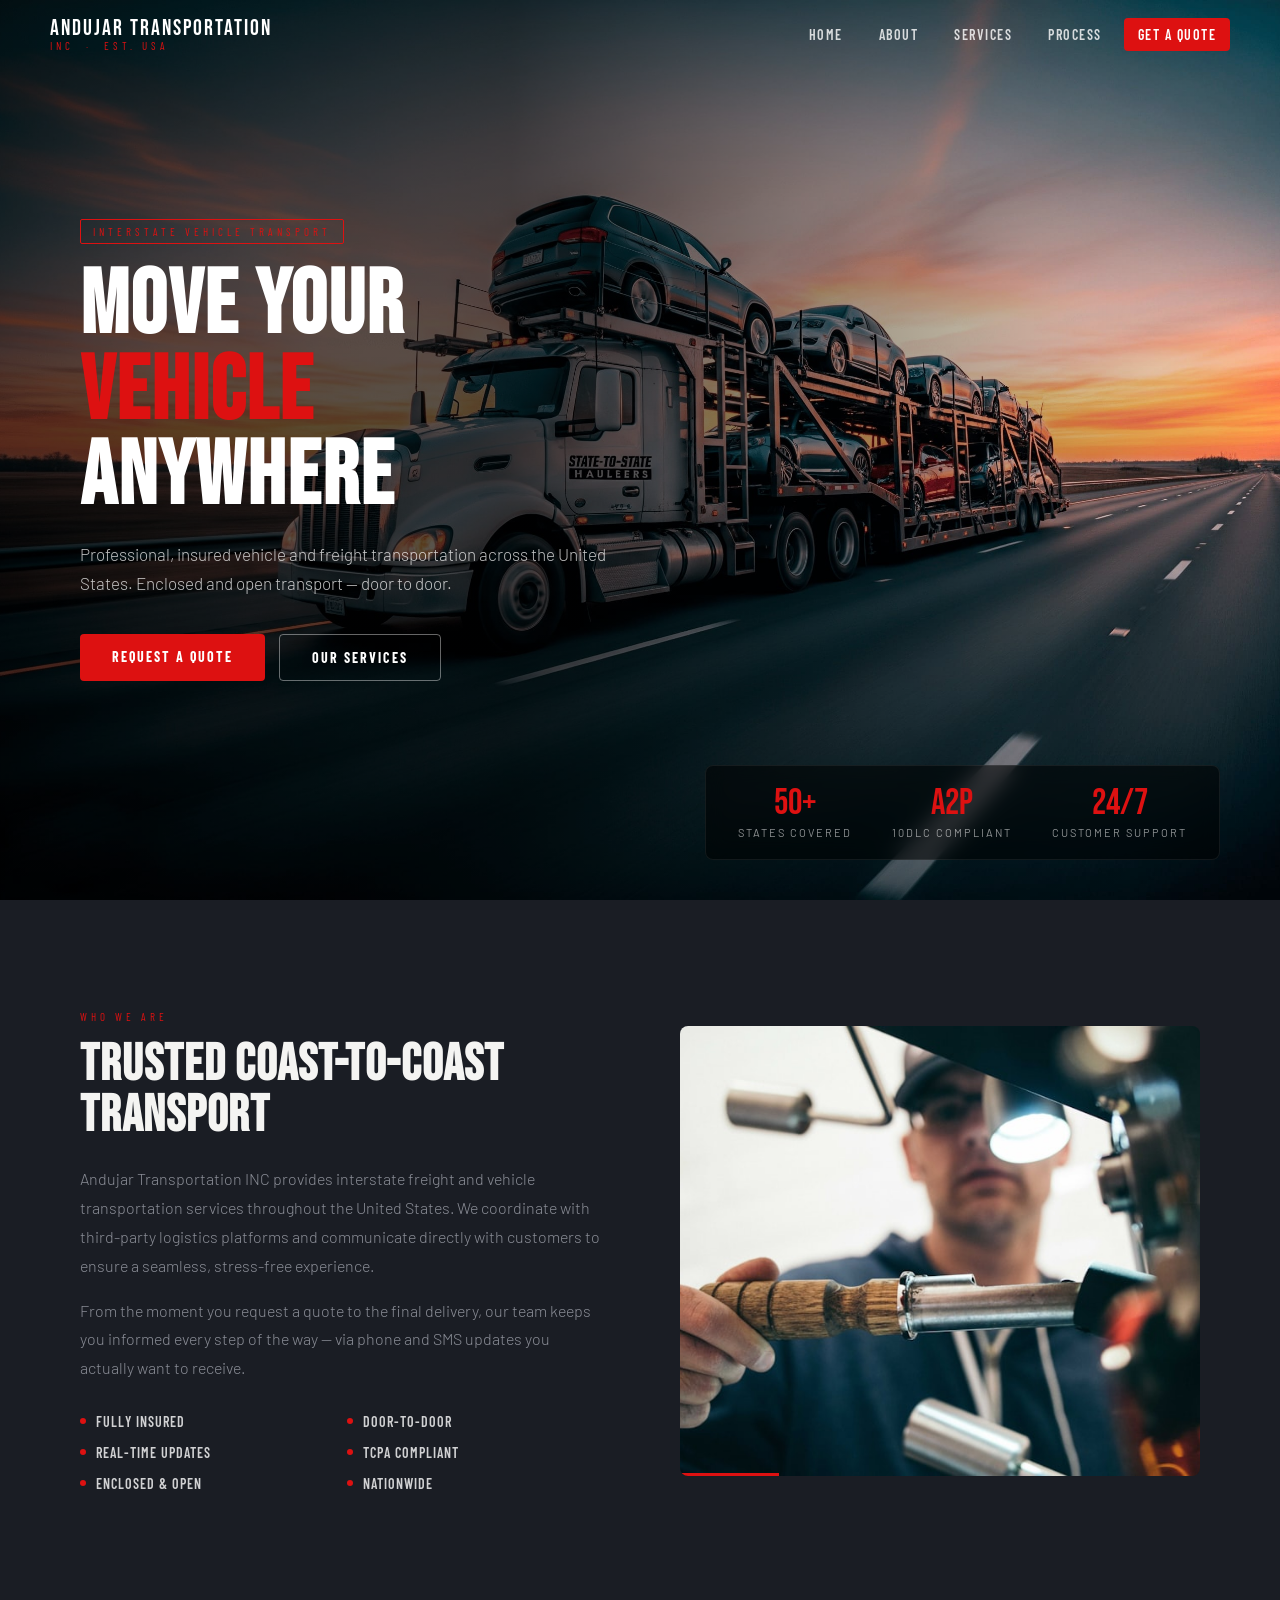
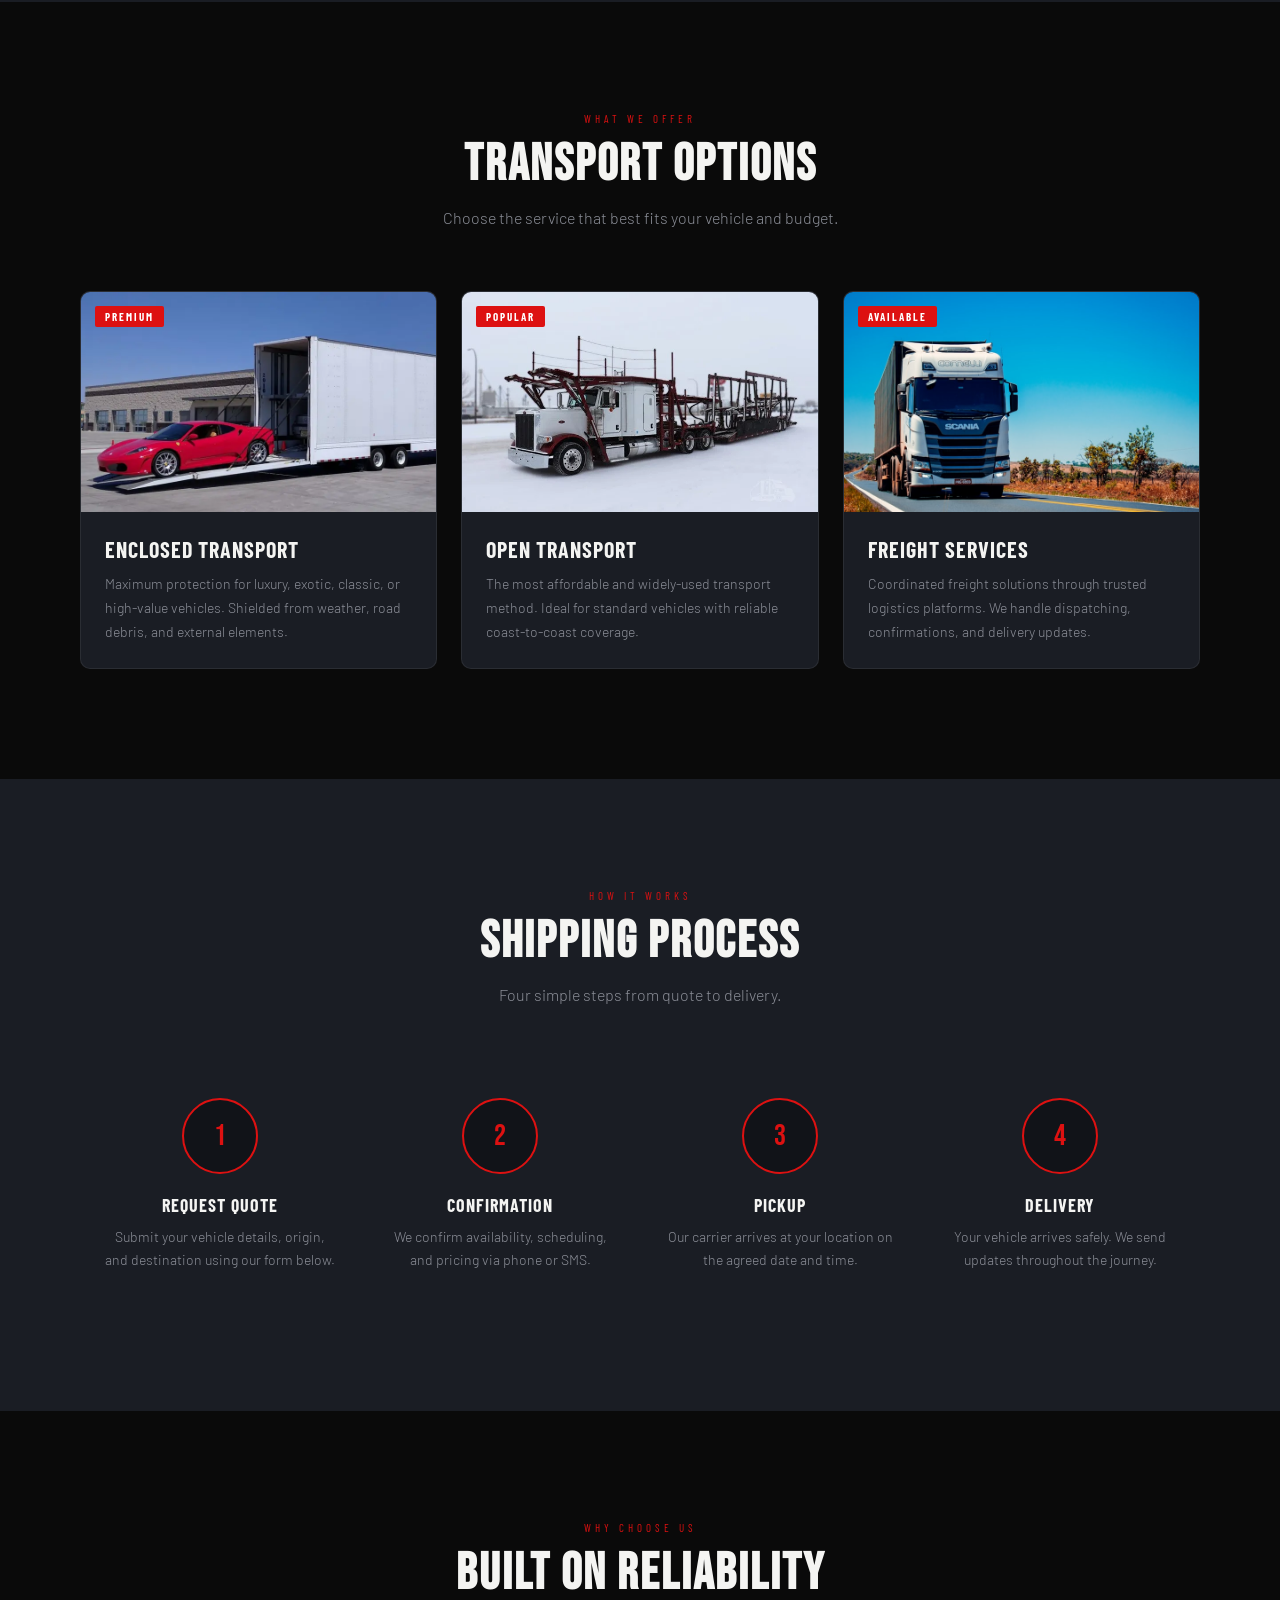
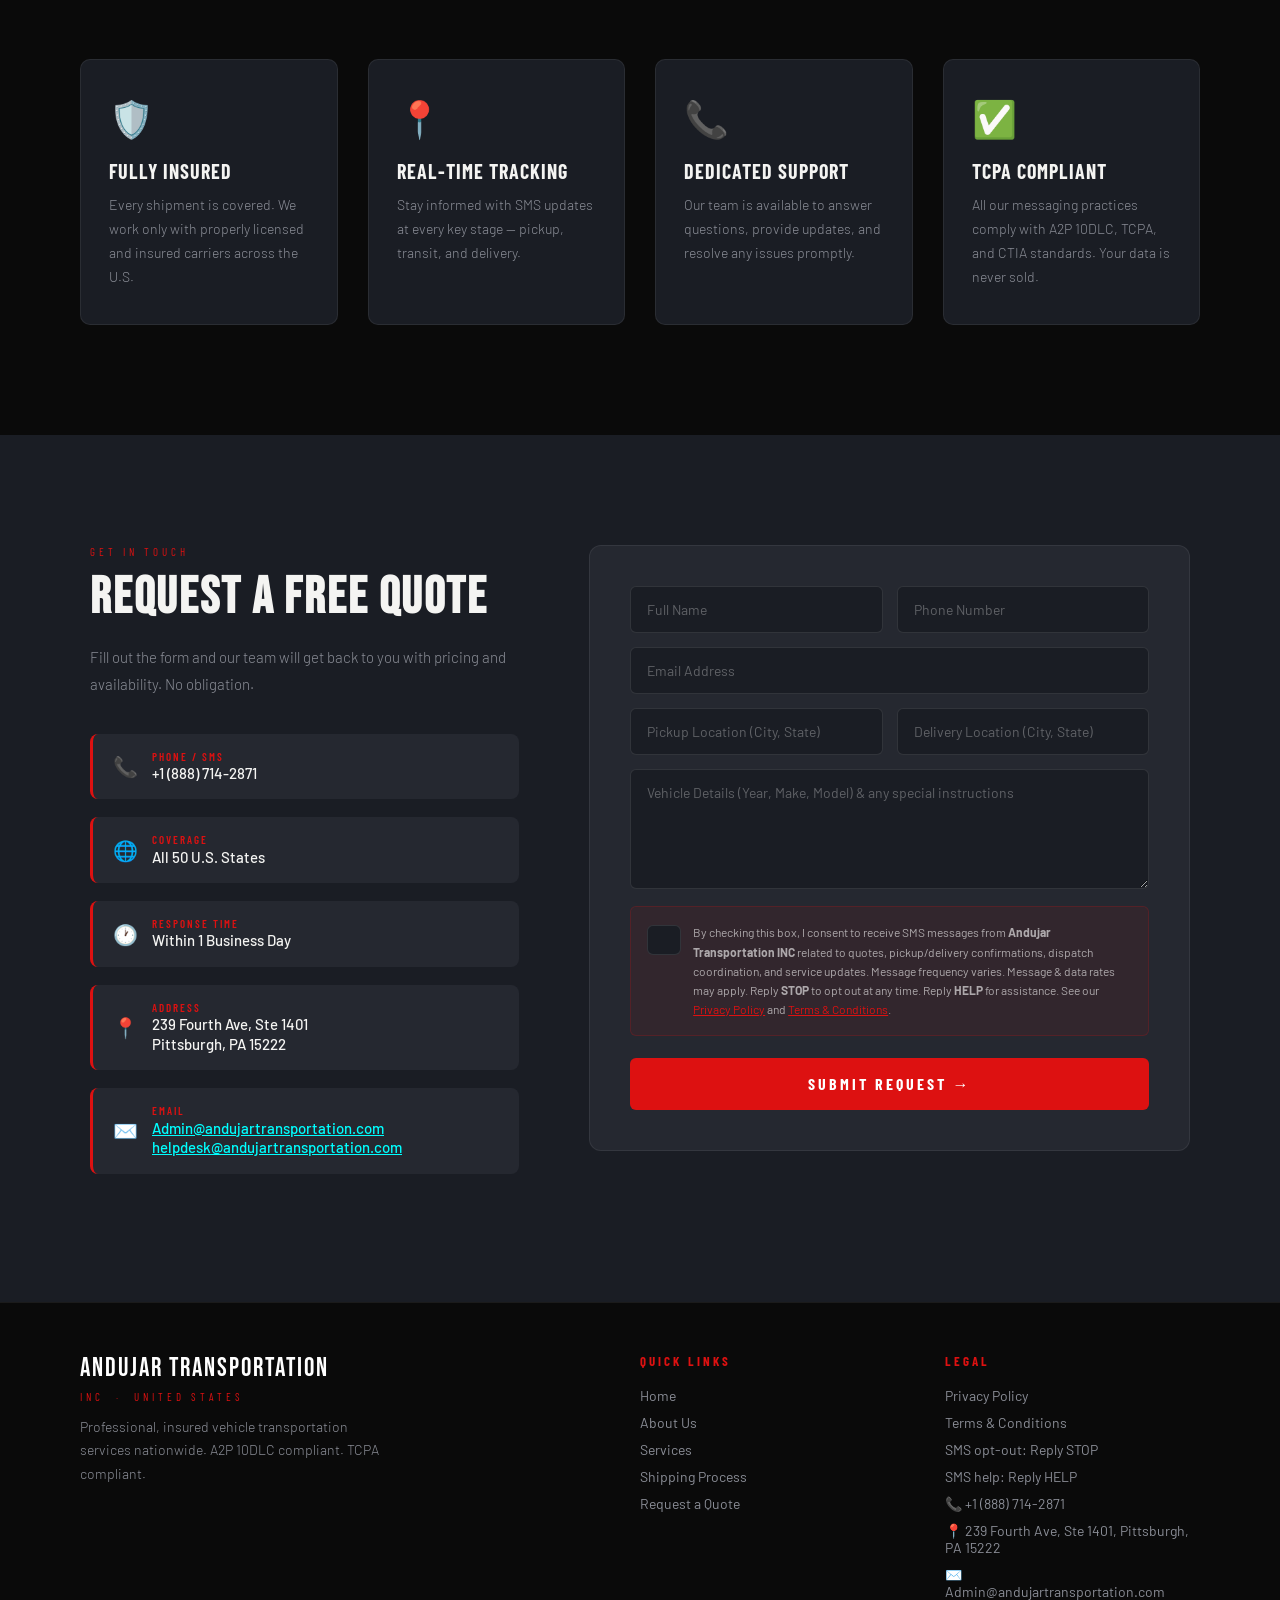
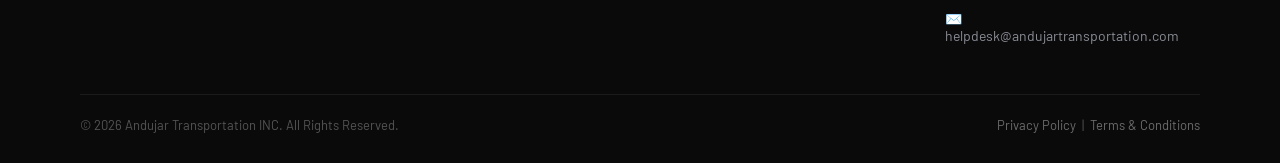
<file: index.html>
<!DOCTYPE html>
<html lang="en">
<head>
<meta charset="UTF-8">
<meta name="viewport" content="width=device-width, initial-scale=1.0">
<title>Andujar Transportation INC — Vehicle & Freight Transport USA</title>
<link rel="icon" type="image/png" href="img/logo_1.png">
<link rel="stylesheet" href="styles.css">
</head>
<body>

<!-- NAVBAR -->
<header class="navbar" id="navbar">
    <div class="logo">
        <span class="logo-main">Andujar Transportation</span>
        <span class="logo-sub">INC &nbsp;·&nbsp; Est. USA</span>
    </div>

    <button class="menu-toggle" id="menuToggle" aria-label="Toggle Menu">☰</button>

    <nav id="navMenu">
        <a href="#home">Home</a>
        <a href="#about">About</a>
        <a href="#services">Services</a>
        <a href="#process">Process</a>
        <a href="#contact" class="nav-cta">Get a Quote</a>
    </nav>
</header>

<!-- HERO -->
<section class="hero" id="home">
    <img src="img/portada_1.jpg" alt="Andujar Transportation — Vehicle Transport USA">
    <div class="hero-overlay">
        <div class="hero-content">
            <div class="hero-badge">Interstate Vehicle Transport</div>
<h1>Move Your<br><span>Vehicle</span><br>Anywhere</h1>
            <p>Professional, insured vehicle and freight transportation across the United States. Enclosed and open transport — door to door.</p>
            <div class="hero-btns">
                <a href="#contact" class="btn-primary">Request a Quote</a>
                <a href="#services" class="btn-outline">Our Services</a>
            </div>
        </div>
    </div>
    <div class="hero-stats">
        <div class="stat">
            <div class="stat-num">50+</div>
            <div class="stat-label">States Covered</div>
        </div>
        <div class="stat">
            <div class="stat-num">A2P</div>
            <div class="stat-label">10DLC Compliant</div>
        </div>
        <div class="stat">
            <div class="stat-num">24/7</div>
            <div class="stat-label">Customer Support</div>
        </div>
    </div>
</section>


<!-- ABOUT -->
<section class="about" id="about">
    <div class="about-text reveal">
        <div class="section-label">Who We Are</div>
        <h2>Trusted Coast-to-Coast Transport</h2>
        <p>Andujar Transportation INC provides interstate freight and vehicle transportation services throughout the United States. We coordinate with third-party logistics platforms and communicate directly with customers to ensure a seamless, stress-free experience.</p>
        <p>From the moment you request a quote to the final delivery, our team keeps you informed every step of the way — via phone and SMS updates you actually want to receive.</p>
        <div class="about-features">
            <div class="feature-item">Fully Insured</div>
            <div class="feature-item">Door-to-Door</div>
            <div class="feature-item">Real-Time Updates</div>
            <div class="feature-item">TCPA Compliant</div>
            <div class="feature-item">Enclosed & Open</div>
            <div class="feature-item">Nationwide</div>
        </div>
    </div>
    <div class="about-image reveal">
        <img src="img/service0.jpg" alt="Professional vehicle transport">
        <div class="about-image-accent"></div>
    </div>
</section>

<!-- SERVICES -->
<section class="services" id="services">
    <div class="section-header reveal">
        <span class="section-label">What We Offer</span>
        <h2>Transport Options</h2>
        <p>Choose the service that best fits your vehicle and budget.</p>
    </div>
    <div class="services-grid">
        <div class="card reveal">
            <div class="card-img-wrap">
                <img src="img/service2.jpg" alt="Enclosed Transport">
                <span class="card-tag">Premium</span>
            </div>
            <div class="card-body">
                <h3>Enclosed Transport</h3>
                <p>Maximum protection for luxury, exotic, classic, or high-value vehicles. Shielded from weather, road debris, and external elements.</p>
            </div>
        </div>
        <div class="card reveal">
            <div class="card-img-wrap">
                <img src="img/service3.jpg" alt="Open Transport">
                <span class="card-tag">Popular</span>
            </div>
            <div class="card-body">
                <h3>Open Transport</h3>
                <p>The most affordable and widely-used transport method. Ideal for standard vehicles with reliable coast-to-coast coverage.</p>
            </div>
        </div>
        <div class="card reveal">
            <div class="card-img-wrap">
               <img src="img/service1.jpg" alt="Freight Transport">
                <span class="card-tag">Available</span>
            </div>
            <div class="card-body">
                <h3>Freight Services</h3>
                <p>Coordinated freight solutions through trusted logistics platforms. We handle dispatching, confirmations, and delivery updates.</p>
            </div>
        </div>
    </div>
</section>

<!-- PROCESS -->
<section class="process" id="process">
    <div class="section-header reveal">
        <span class="section-label">How It Works</span>
        <h2>Shipping Process</h2>
        <p>Four simple steps from quote to delivery.</p>
    </div>
    <div class="process-steps">
        <div class="step reveal">
            <div class="step-num">1</div>
            <h3>Request Quote</h3>
            <p>Submit your vehicle details, origin, and destination using our form below.</p>
        </div>
        <div class="step reveal">
            <div class="step-num">2</div>
            <h3>Confirmation</h3>
            <p>We confirm availability, scheduling, and pricing via phone or SMS.</p>
        </div>
        <div class="step reveal">
            <div class="step-num">3</div>
            <h3>Pickup</h3>
            <p>Our carrier arrives at your location on the agreed date and time.</p>
        </div>
        <div class="step reveal">
            <div class="step-num">4</div>
            <h3>Delivery</h3>
            <p>Your vehicle arrives safely. We send updates throughout the journey.</p>
        </div>
    </div>
</section>

<!-- WHY US -->
<section class="why-us">
    <div class="section-header reveal">
        <span class="section-label">Why Choose Us</span>
        <h2>Built on Reliability</h2>
    </div>
    <div class="why-grid">
        <div class="why-card reveal">
            <span class="why-icon">🛡️</span>
            <h3>Fully Insured</h3>
            <p>Every shipment is covered. We work only with properly licensed and insured carriers across the U.S.</p>
        </div>
        <div class="why-card reveal">
            <span class="why-icon">📍</span>
            <h3>Real-Time Tracking</h3>
            <p>Stay informed with SMS updates at every key stage — pickup, transit, and delivery.</p>
        </div>
        <div class="why-card reveal">
            <span class="why-icon">📞</span>
            <h3>Dedicated Support</h3>
            <p>Our team is available to answer questions, provide updates, and resolve any issues promptly.</p>
        </div>
        <div class="why-card reveal">
            <span class="why-icon">✅</span>
            <h3>TCPA Compliant</h3>
            <p>All our messaging practices comply with A2P 10DLC, TCPA, and CTIA standards. Your data is never sold.</p>
        </div>
    </div>
</section>

<!-- CONTACT -->
<section class="contact" id="contact">
    <div class="contact-wrapper">
        <div class="contact-info reveal">
            <span class="section-label">Get In Touch</span>
            <h2>Request a Free Quote</h2>
            <p>Fill out the form and our team will get back to you with pricing and availability. No obligation.</p>

            <div class="contact-detail">
                <span class="d-icon">📞</span>
                <div class="d-content">
                    <div class="d-label">Phone / SMS</div>
                    <div class="d-value">+1 (888) 714-2871</div>
                </div>
            </div>
            <div class="contact-detail">
                <span class="d-icon">🌐</span>
                <div class="d-content">
                    <div class="d-label">Coverage</div>
                    <div class="d-value">All 50 U.S. States</div>
                </div>
            </div>
            <div class="contact-detail">
                <span class="d-icon">🕐</span>
                <div class="d-content">
                    <div class="d-label">Response Time</div>
                    <div class="d-value">Within 1 Business Day</div>
                </div>
            </div>
            <div class="contact-detail">
                <span class="d-icon">📍</span>
                <div class="d-content">
                    <div class="d-label">Address</div>
                    <div class="d-value">239 Fourth Ave, Ste 1401<br>Pittsburgh, PA 15222</div>
                </div>
            </div>
            <div class="contact-detail">
                <span class="d-icon">✉️</span>
                <div class="d-content">
                    <div class="d-label">Email</div>
                    <div class="d-value">
                        <a href="mailto:Admin@andujartransportation.com">Admin@andujartransportation.com</a><br>
                        <a href="mailto:helpdesk@andujartransportation.com">helpdesk@andujartransportation.com</a>
                    </div>
                </div>
            </div>
        </div>

        <div class="contact-form reveal">
            <form id="quoteForm">
                <div class="form-row">
                    <input type="text" placeholder="Full Name" required>
                    <input type="tel" placeholder="Phone Number" required>
                </div>
                <input type="email" placeholder="Email Address" required>
                <div class="form-row">
                    <input type="text" placeholder="Pickup Location (City, State)">
                    <input type="text" placeholder="Delivery Location (City, State)">
                </div>
                <textarea placeholder="Vehicle Details (Year, Make, Model) & any special instructions" required></textarea>

                <div class="sms-consent">
                    <input type="checkbox" id="smsConsent" required>
                    <label for="smsConsent">
                        By checking this box, I consent to receive SMS messages from <strong>Andujar Transportation INC</strong> related to quotes, pickup/delivery confirmations, dispatch coordination, and service updates. Message frequency varies. Message &amp; data rates may apply. Reply <strong>STOP</strong> to opt out at any time. Reply <strong>HELP</strong> for assistance. See our <a href="privacy.html" target="_blank">Privacy Policy</a> and <a href="terms.html" target="_blank">Terms &amp; Conditions</a>.
                    </label>
                </div>

                <button type="submit">Submit Request →</button>
            </form>
        </div>
    </div>
</section>

<!-- FOOTER -->
<footer>
    <div class="footer-grid">
        <div class="footer-brand">
            <span class="logo-main">Andujar Transportation</span>
            <span class="logo-sub" style="display:block;margin-top:4px">INC &nbsp;·&nbsp; United States</span>
            <p>Professional, insured vehicle transportation services nationwide. A2P 10DLC compliant. TCPA compliant.</p>
        </div>
        <div class="footer-col">
            <h4>Quick Links</h4>
            <a href="#home">Home</a>
            <a href="#about">About Us</a>
            <a href="#services">Services</a>
            <a href="#process">Shipping Process</a>
            <a href="#contact">Request a Quote</a>
        </div>
        <div class="footer-col">
            <h4>Legal</h4>
            <a href="privacy.html">Privacy Policy</a>
            <a href="terms.html">Terms &amp; Conditions</a>
            <p>SMS opt-out: Reply STOP</p>
            <p>SMS help: Reply HELP</p>
            <p>📞 +1 (888) 714-2871</p>
            <p>📍 239 Fourth Ave, Ste 1401, Pittsburgh, PA 15222</p>
            <p>✉️ <a href="mailto:Admin@andujartransportation.com">Admin@andujartransportation.com</a></p>
            <p>✉️ <a href="mailto:helpdesk@andujartransportation.com">helpdesk@andujartransportation.com</a></p>
        </div>
    </div>
    <div class="footer-bottom">
        <span>© 2026 Andujar Transportation INC. All Rights Reserved.</span>
        <span>
            <a href="privacy.html">Privacy Policy</a> &nbsp;|&nbsp;
            <a href="terms.html">Terms &amp; Conditions</a>
        </span>
    </div>
</footer>

<script src="script.js"></script>
</body>
</html>
</file>
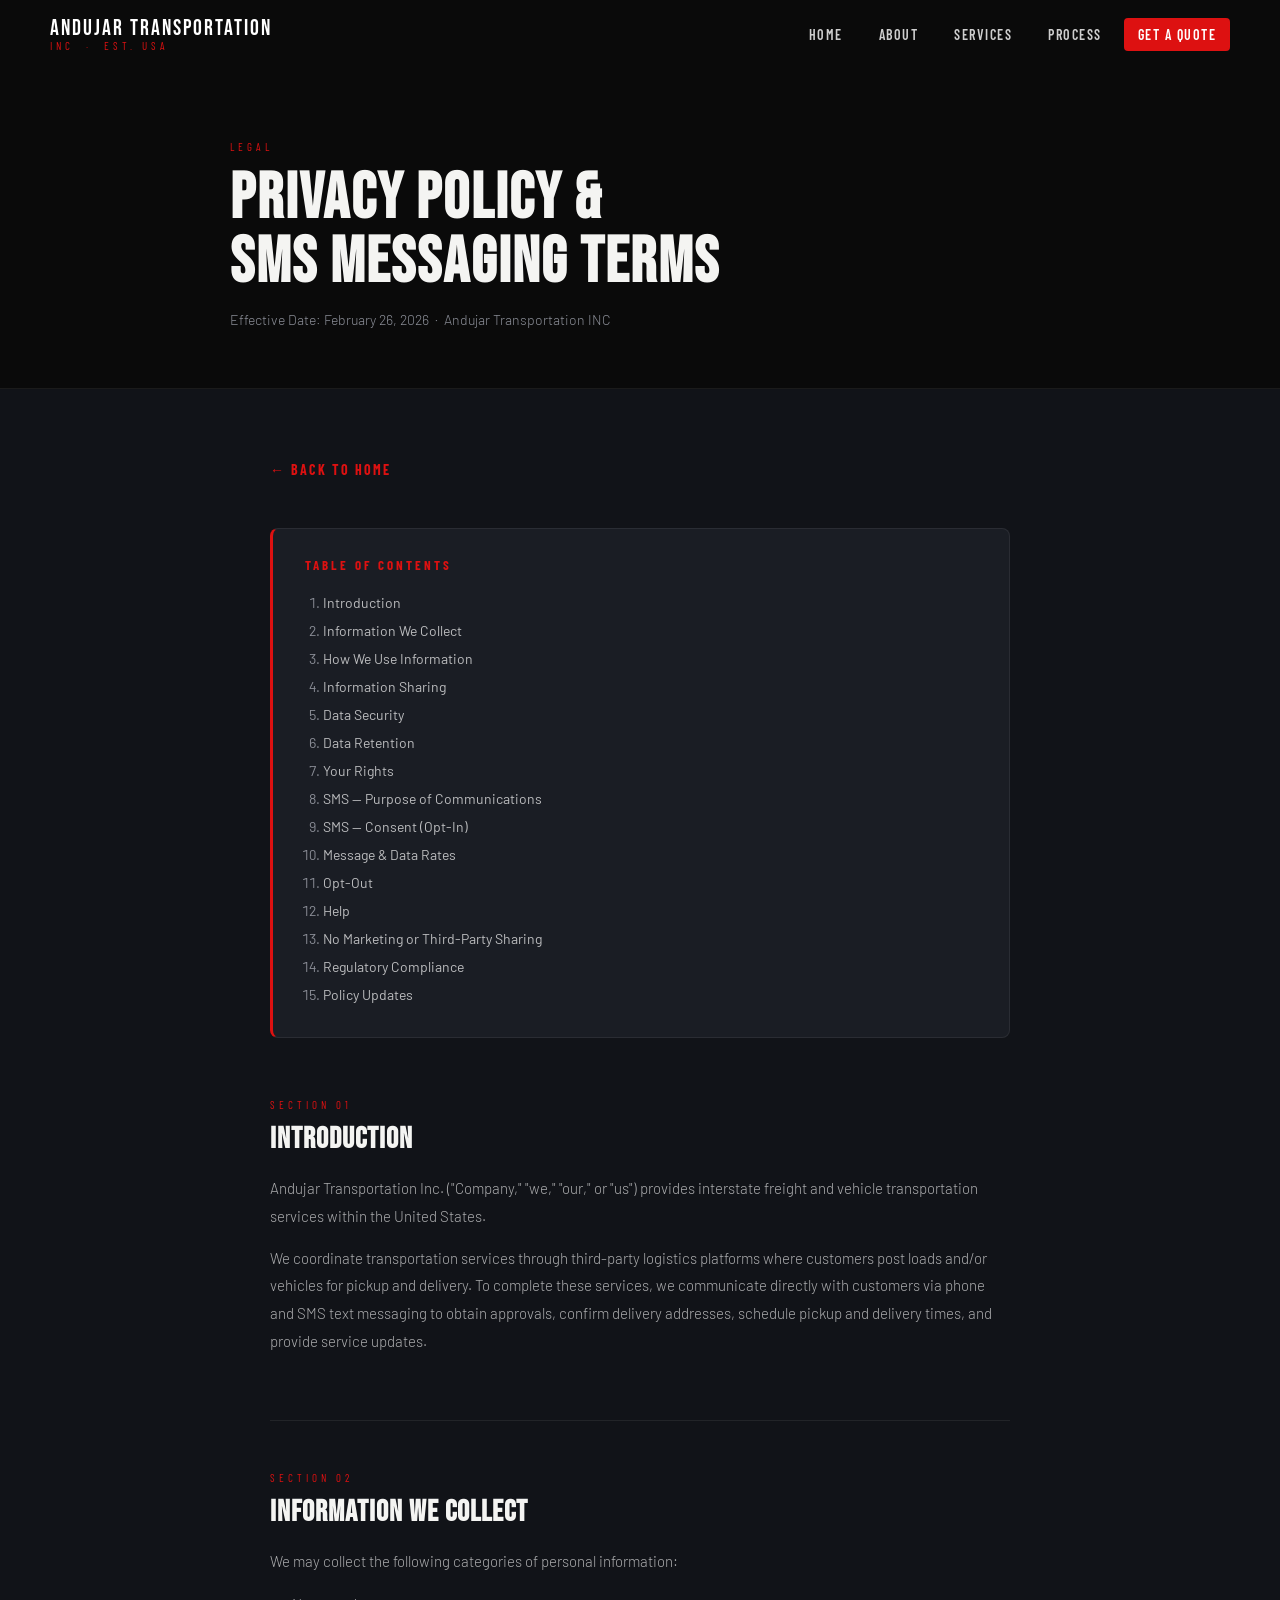
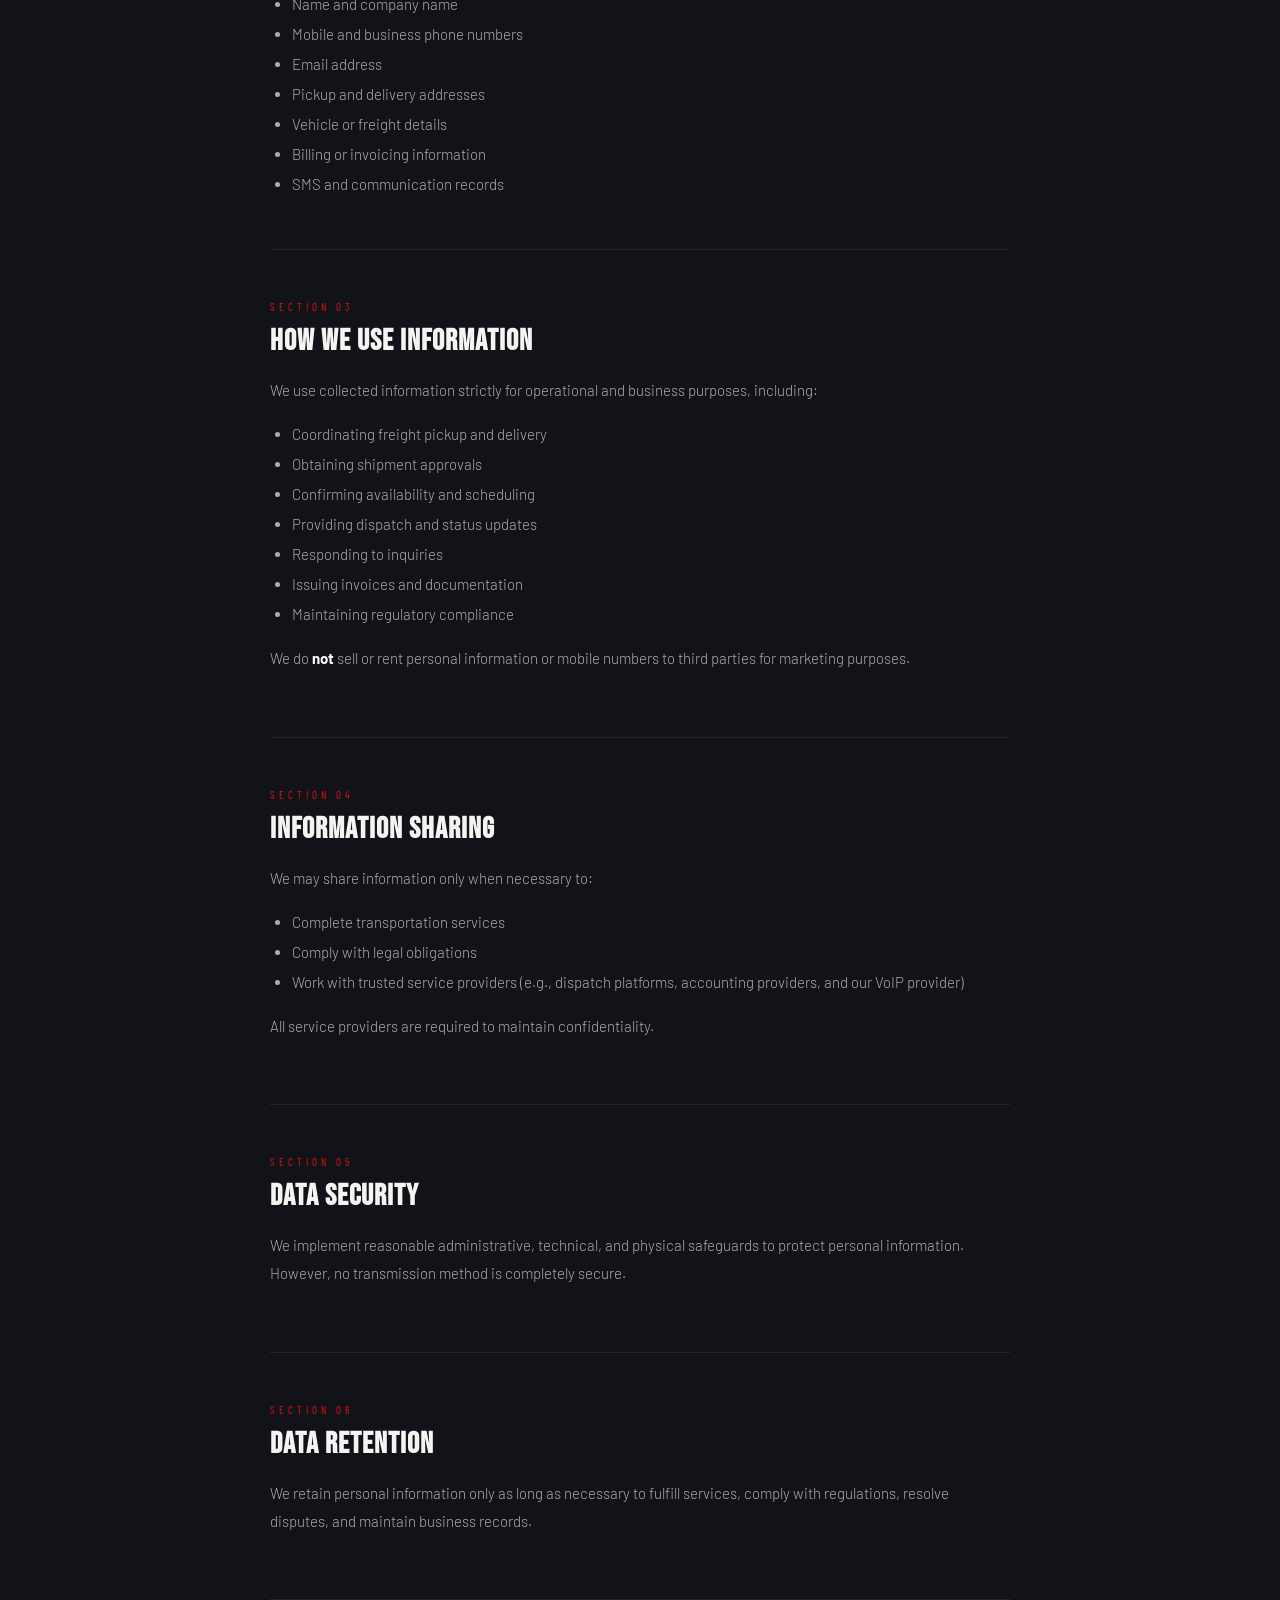
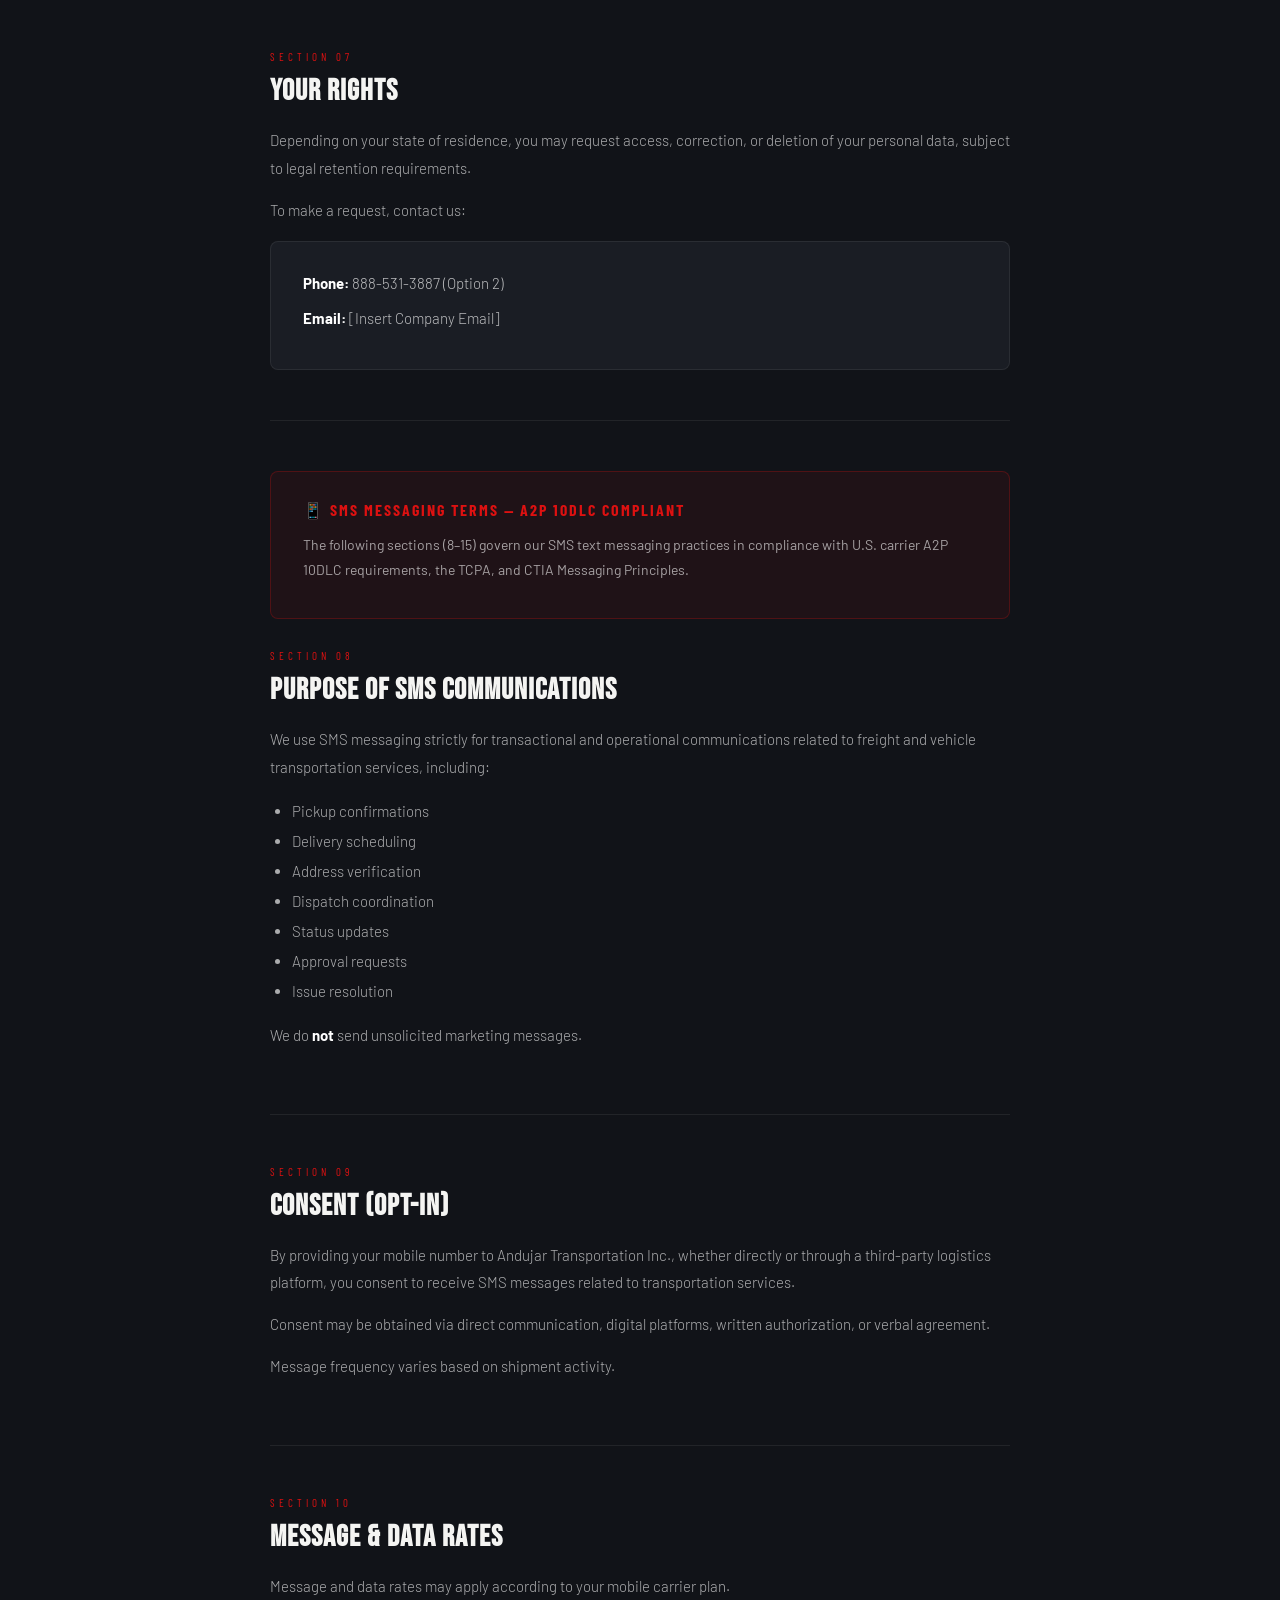
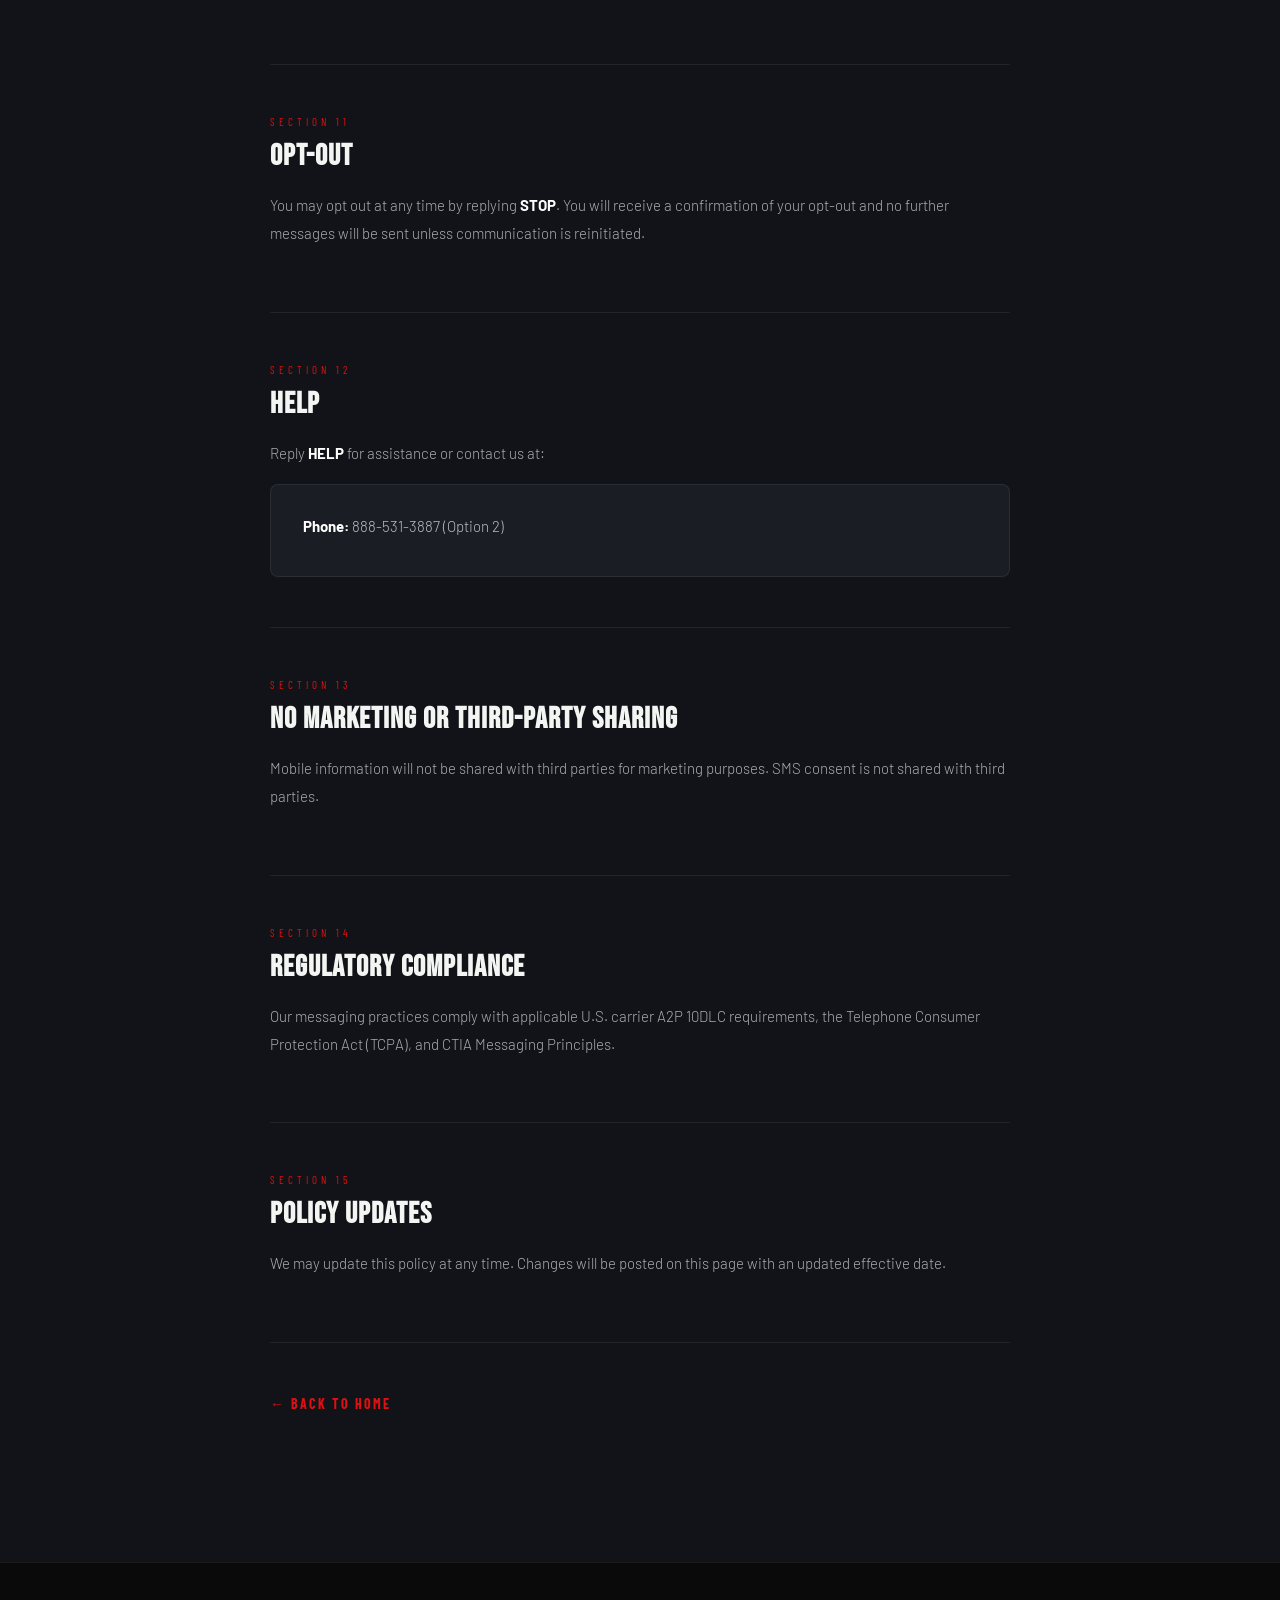
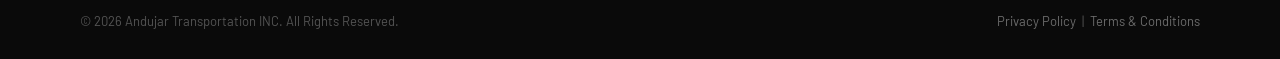
<file: privacy.html>
<!DOCTYPE html>
<html lang="en">
<head>
<meta charset="UTF-8">
<meta name="viewport" content="width=device-width, initial-scale=1.0">
<title>Privacy Policy — Andujar Transportation INC</title>
<link rel="icon" type="image/png" href="img/logo_1.png">
<link rel="stylesheet" href="styles.css">
<style>
.policy-hero {
    background: var(--black);
    padding: 140px 80px 60px;
    border-bottom: 1px solid var(--border);
}
.policy-hero .section-label { display: block; margin-bottom: 14px; }
.policy-hero h1 {
    font-family: 'Bebas Neue', sans-serif;
    font-size: clamp(40px, 5vw, 72px);
    letter-spacing: 2px;
    line-height: 1;
}
.policy-hero .meta {
    margin-top: 16px;
    font-size: 14px;
    color: var(--muted);
    font-weight: 300;
}
.policy-body {
    max-width: 820px;
    margin: 0 auto;
    padding: 70px 40px 100px;
}
.policy-toc {
    background: var(--dark2);
    border: 1px solid var(--border);
    border-left: 3px solid var(--red);
    border-radius: 8px;
    padding: 28px 32px;
    margin-bottom: 60px;
}
.policy-toc h3 {
    font-family: 'Barlow Condensed', sans-serif;
    font-size: 13px;
    letter-spacing: 3px;
    text-transform: uppercase;
    color: var(--red);
    margin-bottom: 16px;
}
.policy-toc ol {
    padding-left: 18px;
    color: var(--muted);
    font-size: 14px;
    line-height: 2;
}
.policy-toc ol a { color: rgba(255,255,255,0.7); text-decoration: none; }
.policy-toc ol a:hover { color: var(--red); }
.policy-section {
    margin-bottom: 50px;
    padding-bottom: 50px;
    border-bottom: 1px solid var(--border);
}
.policy-section:last-child { border-bottom: none; }
.policy-section .sec-num {
    font-family: 'Barlow Condensed', sans-serif;
    font-size: 11px;
    letter-spacing: 4px;
    text-transform: uppercase;
    color: var(--red);
    margin-bottom: 10px;
    display: block;
}
.policy-section h2 {
    font-family: 'Bebas Neue', sans-serif;
    font-size: 30px;
    letter-spacing: 1px;
    margin-bottom: 18px;
    text-align: left;
}
.policy-section p {
    font-size: 15px;
    line-height: 1.85;
    color: rgba(255,255,255,0.65);
    margin-bottom: 14px;
    font-weight: 300;
}
.policy-section ul, .policy-section ol {
    padding-left: 22px;
    color: rgba(255,255,255,0.65);
    font-size: 15px;
    line-height: 2;
    font-weight: 300;
}
.sms-box {
    background: rgba(221,17,17,0.07);
    border: 1px solid rgba(221,17,17,0.25);
    border-radius: 8px;
    padding: 28px 32px;
    margin: 30px 0;
}
.sms-box h3 {
    font-family: 'Barlow Condensed', sans-serif;
    font-size: 16px;
    font-weight: 700;
    letter-spacing: 2px;
    text-transform: uppercase;
    color: var(--red);
    margin-bottom: 12px;
}
.sms-box p {
    font-size: 14px;
    color: rgba(255,255,255,0.6);
    line-height: 1.8;
    margin-bottom: 8px;
}
.contact-box {
    background: var(--dark2);
    border: 1px solid var(--border);
    border-radius: 8px;
    padding: 28px 32px;
    margin-top: 16px;
}
.contact-box p {
    font-size: 15px;
    color: rgba(255,255,255,0.7);
    margin-bottom: 8px;
}
.contact-box strong { color: var(--white); }
.back-link {
    display: inline-flex;
    align-items: center;
    gap: 8px;
    color: var(--red);
    text-decoration: none;
    font-family: 'Barlow Condensed', sans-serif;
    font-size: 14px;
    font-weight: 700;
    letter-spacing: 2px;
    text-transform: uppercase;
    margin-bottom: 50px;
    transition: gap 0.2s;
}
.back-link:hover { gap: 14px; }
@media (max-width: 768px) {
    .policy-hero { padding: 120px 24px 40px; }
    .policy-body { padding: 50px 24px 80px; }
}
</style>
</head>
<body>

<header class="navbar" id="navbar">
    <div class="logo">
        <span class="logo-main">Andujar Transportation</span>
        <span class="logo-sub">INC &nbsp;·&nbsp; Est. USA</span>
    </div>
    <button class="menu-toggle" id="menuToggle" aria-label="Toggle Menu">☰</button>
    <nav id="navMenu">
        <a href="index.html#home">Home</a>
        <a href="index.html#about">About</a>
        <a href="index.html#services">Services</a>
        <a href="index.html#process">Process</a>
        <a href="index.html#contact" class="nav-cta">Get a Quote</a>
    </nav>
</header>

<div class="policy-hero">
    <div style="max-width:820px;margin:0 auto;">
        <span class="section-label">Legal</span>
        <h1>Privacy Policy &<br>SMS Messaging Terms</h1>
        <p class="meta">Effective Date: February 26, 2026 &nbsp;·&nbsp; Andujar Transportation INC</p>
    </div>
</div>

<div class="policy-body">

    <a href="index.html" class="back-link">← Back to Home</a>

    <div class="policy-toc">
        <h3>Table of Contents</h3>
        <ol>
            <li><a href="#s1">Introduction</a></li>
            <li><a href="#s2">Information We Collect</a></li>
            <li><a href="#s3">How We Use Information</a></li>
            <li><a href="#s4">Information Sharing</a></li>
            <li><a href="#s5">Data Security</a></li>
            <li><a href="#s6">Data Retention</a></li>
            <li><a href="#s7">Your Rights</a></li>
            <li><a href="#s8">SMS — Purpose of Communications</a></li>
            <li><a href="#s9">SMS — Consent (Opt-In)</a></li>
            <li><a href="#s10">Message & Data Rates</a></li>
            <li><a href="#s11">Opt-Out</a></li>
            <li><a href="#s12">Help</a></li>
            <li><a href="#s13">No Marketing or Third-Party Sharing</a></li>
            <li><a href="#s14">Regulatory Compliance</a></li>
            <li><a href="#s15">Policy Updates</a></li>
        </ol>
    </div>

    <div class="policy-section" id="s1">
        <span class="sec-num">Section 01</span>
        <h2>Introduction</h2>
        <p>Andujar Transportation Inc. ("Company," "we," "our," or "us") provides interstate freight and vehicle transportation services within the United States.</p>
        <p>We coordinate transportation services through third-party logistics platforms where customers post loads and/or vehicles for pickup and delivery. To complete these services, we communicate directly with customers via phone and SMS text messaging to obtain approvals, confirm delivery addresses, schedule pickup and delivery times, and provide service updates.</p>
    </div>

    <div class="policy-section" id="s2">
        <span class="sec-num">Section 02</span>
        <h2>Information We Collect</h2>
        <p>We may collect the following categories of personal information:</p>
        <ul>
            <li>Name and company name</li>
            <li>Mobile and business phone numbers</li>
            <li>Email address</li>
            <li>Pickup and delivery addresses</li>
            <li>Vehicle or freight details</li>
            <li>Billing or invoicing information</li>
            <li>SMS and communication records</li>
        </ul>
    </div>

    <div class="policy-section" id="s3">
        <span class="sec-num">Section 03</span>
        <h2>How We Use Information</h2>
        <p>We use collected information strictly for operational and business purposes, including:</p>
        <ul>
            <li>Coordinating freight pickup and delivery</li>
            <li>Obtaining shipment approvals</li>
            <li>Confirming availability and scheduling</li>
            <li>Providing dispatch and status updates</li>
            <li>Responding to inquiries</li>
            <li>Issuing invoices and documentation</li>
            <li>Maintaining regulatory compliance</li>
        </ul>
        <p style="margin-top:16px;">We do <strong style="color:var(--white);">not</strong> sell or rent personal information or mobile numbers to third parties for marketing purposes.</p>
    </div>

    <div class="policy-section" id="s4">
        <span class="sec-num">Section 04</span>
        <h2>Information Sharing</h2>
        <p>We may share information only when necessary to:</p>
        <ul>
            <li>Complete transportation services</li>
            <li>Comply with legal obligations</li>
            <li>Work with trusted service providers (e.g., dispatch platforms, accounting providers, and our VoIP provider)</li>
        </ul>
        <p style="margin-top:16px;">All service providers are required to maintain confidentiality.</p>
    </div>

    <div class="policy-section" id="s5">
        <span class="sec-num">Section 05</span>
        <h2>Data Security</h2>
        <p>We implement reasonable administrative, technical, and physical safeguards to protect personal information. However, no transmission method is completely secure.</p>
    </div>

    <div class="policy-section" id="s6">
        <span class="sec-num">Section 06</span>
        <h2>Data Retention</h2>
        <p>We retain personal information only as long as necessary to fulfill services, comply with regulations, resolve disputes, and maintain business records.</p>
    </div>

    <div class="policy-section" id="s7">
        <span class="sec-num">Section 07</span>
        <h2>Your Rights</h2>
        <p>Depending on your state of residence, you may request access, correction, or deletion of your personal data, subject to legal retention requirements.</p>
        <p>To make a request, contact us:</p>
        <div class="contact-box">
            <p><strong>Phone:</strong> 888-531-3887 (Option 2)</p>
            <p><strong>Email:</strong> [Insert Company Email]</p>
        </div>
    </div>

    <!-- SMS SECTION -->
    <div class="sms-box">
        <h3>📱 SMS Messaging Terms — A2P 10DLC Compliant</h3>
        <p>The following sections (8–15) govern our SMS text messaging practices in compliance with U.S. carrier A2P 10DLC requirements, the TCPA, and CTIA Messaging Principles.</p>
    </div>

    <div class="policy-section" id="s8">
        <span class="sec-num">Section 08</span>
        <h2>Purpose of SMS Communications</h2>
        <p>We use SMS messaging strictly for transactional and operational communications related to freight and vehicle transportation services, including:</p>
        <ul>
            <li>Pickup confirmations</li>
            <li>Delivery scheduling</li>
            <li>Address verification</li>
            <li>Dispatch coordination</li>
            <li>Status updates</li>
            <li>Approval requests</li>
            <li>Issue resolution</li>
        </ul>
        <p style="margin-top:16px;">We do <strong style="color:var(--white);">not</strong> send unsolicited marketing messages.</p>
    </div>

    <div class="policy-section" id="s9">
        <span class="sec-num">Section 09</span>
        <h2>Consent (Opt-In)</h2>
        <p>By providing your mobile number to Andujar Transportation Inc., whether directly or through a third-party logistics platform, you consent to receive SMS messages related to transportation services.</p>
        <p>Consent may be obtained via direct communication, digital platforms, written authorization, or verbal agreement.</p>
        <p>Message frequency varies based on shipment activity.</p>
    </div>

    <div class="policy-section" id="s10">
        <span class="sec-num">Section 10</span>
        <h2>Message &amp; Data Rates</h2>
        <p>Message and data rates may apply according to your mobile carrier plan.</p>
    </div>

    <div class="policy-section" id="s11">
        <span class="sec-num">Section 11</span>
        <h2>Opt-Out</h2>
        <p>You may opt out at any time by replying <strong style="color:var(--white);">STOP</strong>. You will receive a confirmation of your opt-out and no further messages will be sent unless communication is reinitiated.</p>
    </div>

    <div class="policy-section" id="s12">
        <span class="sec-num">Section 12</span>
        <h2>Help</h2>
        <p>Reply <strong style="color:var(--white);">HELP</strong> for assistance or contact us at:</p>
        <div class="contact-box">
            <p><strong>Phone:</strong> 888-531-3887 (Option 2)</p>
        </div>
    </div>

    <div class="policy-section" id="s13">
        <span class="sec-num">Section 13</span>
        <h2>No Marketing or Third-Party Sharing</h2>
        <p>Mobile information will not be shared with third parties for marketing purposes. SMS consent is not shared with third parties.</p>
    </div>

    <div class="policy-section" id="s14">
        <span class="sec-num">Section 14</span>
        <h2>Regulatory Compliance</h2>
        <p>Our messaging practices comply with applicable U.S. carrier A2P 10DLC requirements, the Telephone Consumer Protection Act (TCPA), and CTIA Messaging Principles.</p>
    </div>

    <div class="policy-section" id="s15">
        <span class="sec-num">Section 15</span>
        <h2>Policy Updates</h2>
        <p>We may update this policy at any time. Changes will be posted on this page with an updated effective date.</p>
    </div>

    <a href="index.html" class="back-link">← Back to Home</a>

</div>

<footer>
    <div class="footer-bottom" style="border-top:none;padding-top:0;">
        <span>© 2026 Andujar Transportation INC. All Rights Reserved.</span>
        <span>
            <a href="privacy.html">Privacy Policy</a> &nbsp;|&nbsp;
            <a href="terms.html">Terms &amp; Conditions</a>
        </span>
    </div>
</footer>

<script src="script.js"></script>
</body>
</html>
</file>
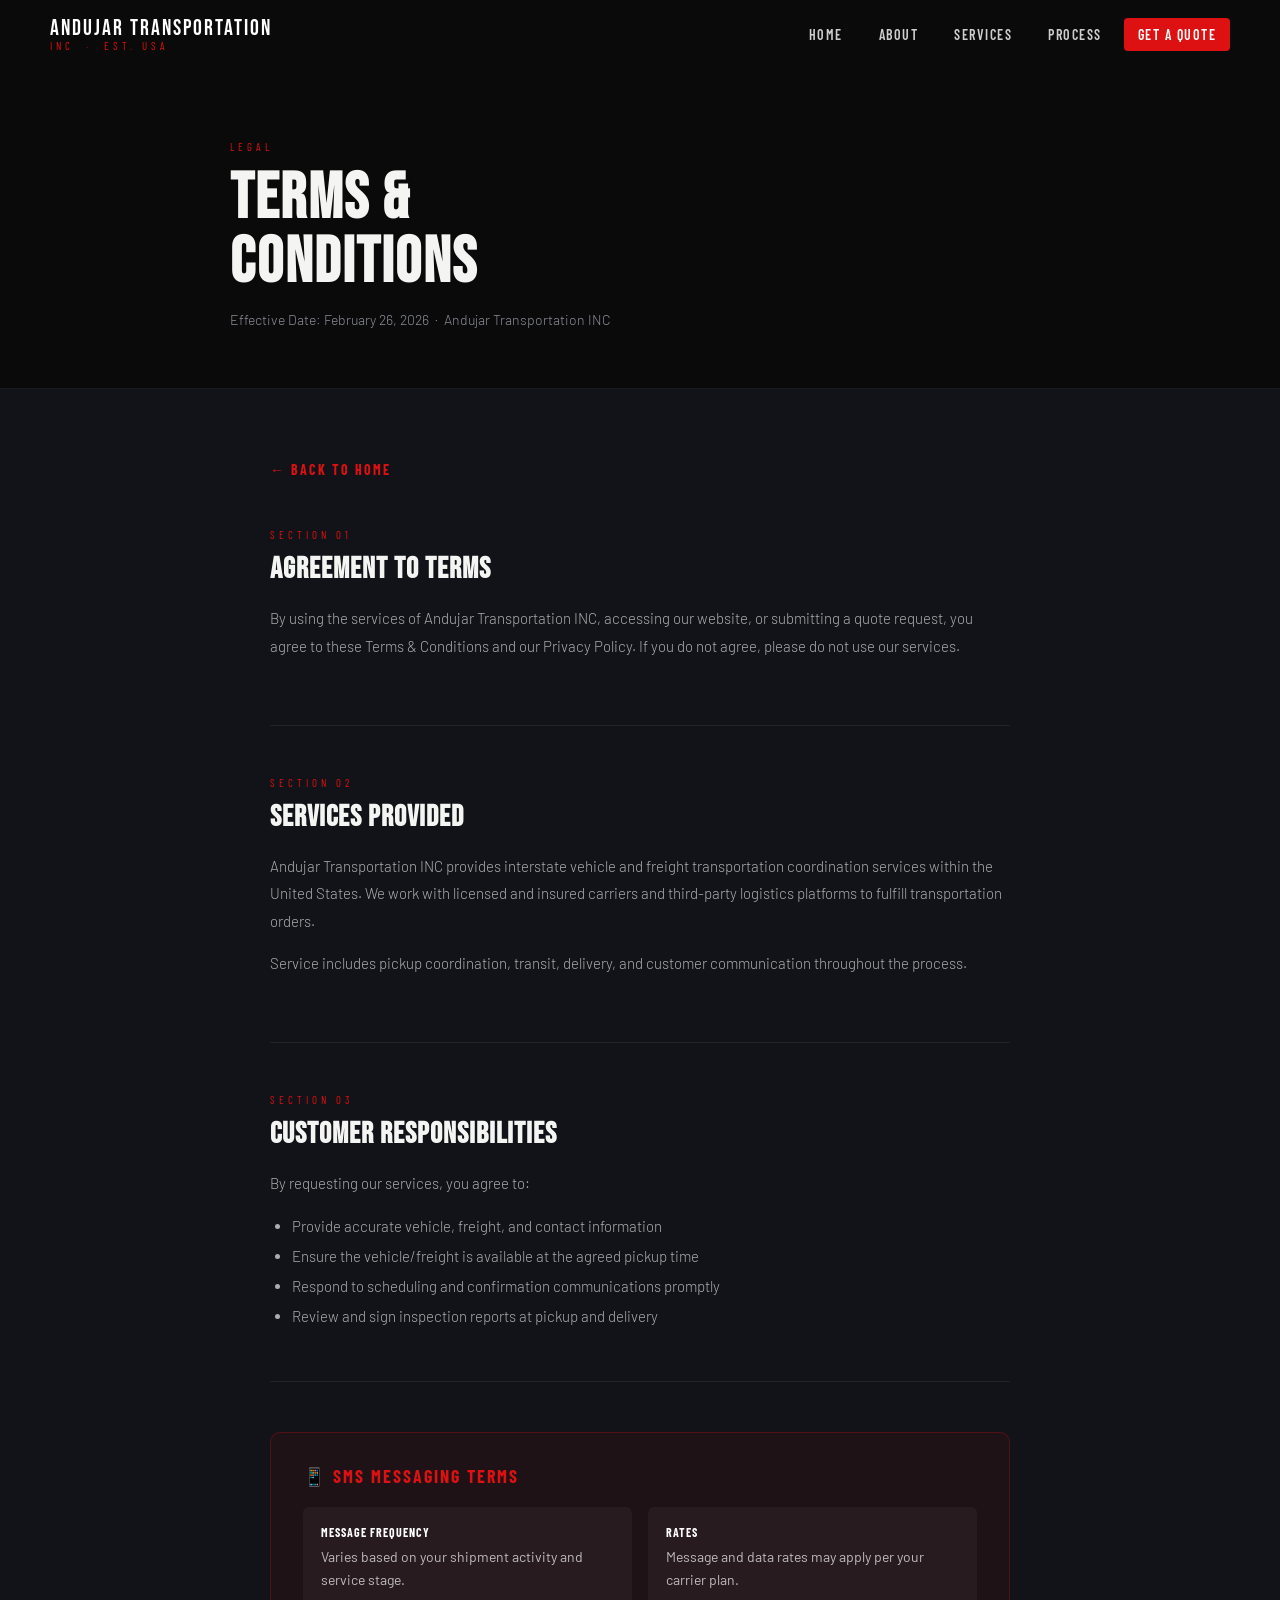
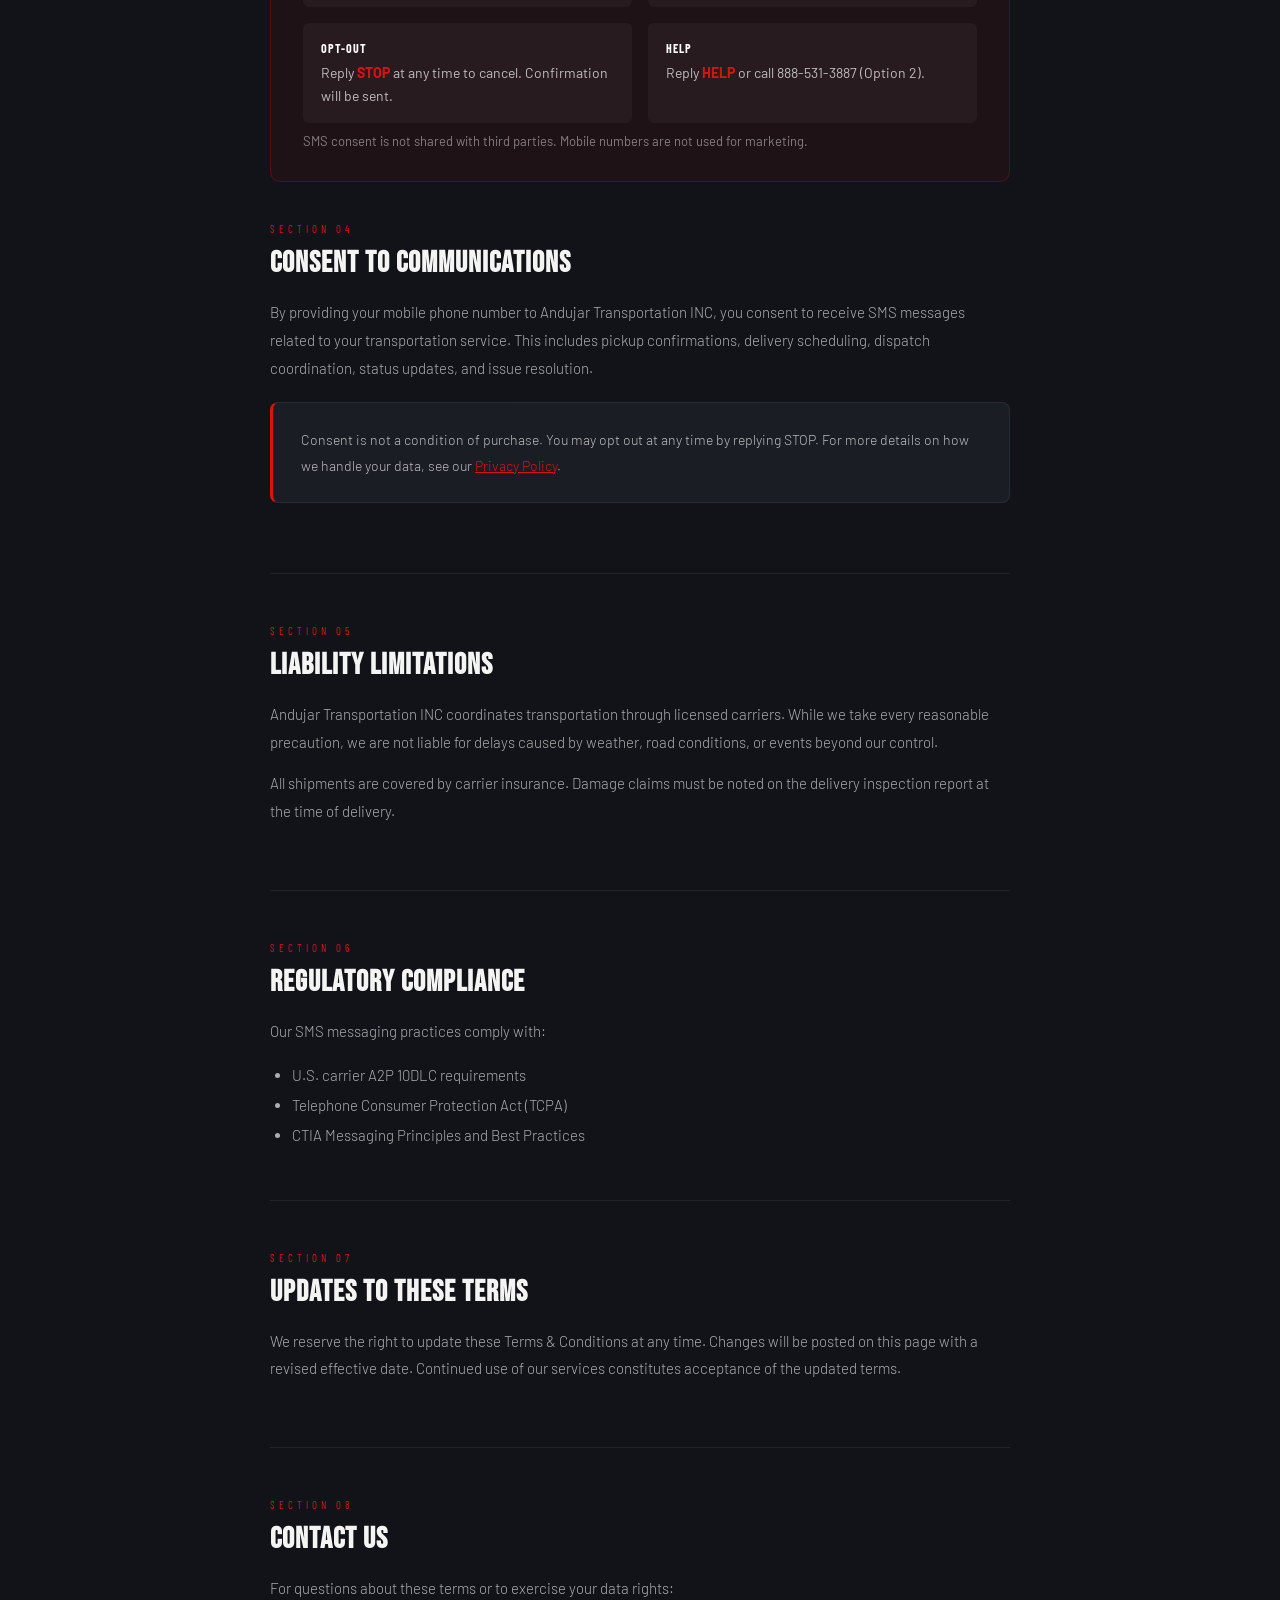
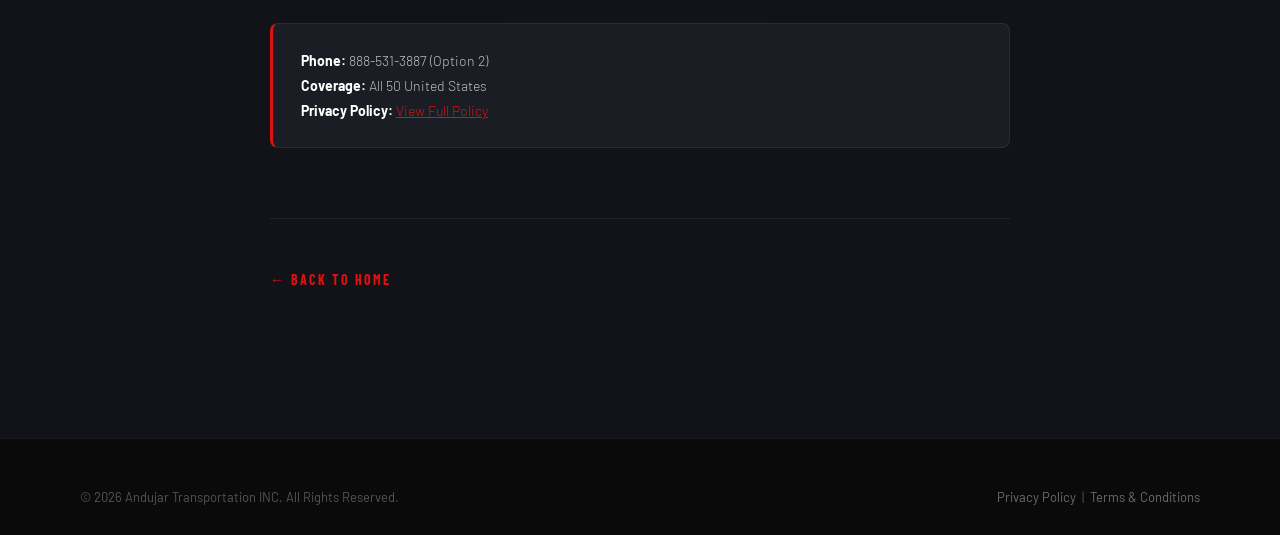
<file: terms.html>
<!DOCTYPE html>
<html lang="en">
<head>
<meta charset="UTF-8">
<meta name="viewport" content="width=device-width, initial-scale=1.0">
<title>Terms & Conditions — Andujar Transportation INC</title>
<link rel="icon" type="image/png" href="img/logo_1.png">
<link rel="stylesheet" href="styles.css">
<style>
.policy-hero {
    background: var(--black);
    padding: 140px 80px 60px;
    border-bottom: 1px solid var(--border);
}
.policy-hero .section-label { display: block; margin-bottom: 14px; }
.policy-hero h1 {
    font-family: 'Bebas Neue', sans-serif;
    font-size: clamp(40px, 5vw, 72px);
    letter-spacing: 2px;
    line-height: 1;
}
.policy-hero .meta { margin-top: 16px; font-size: 14px; color: var(--muted); font-weight: 300; }
.policy-body { max-width: 820px; margin: 0 auto; padding: 70px 40px 100px; }
.policy-section {
    margin-bottom: 50px;
    padding-bottom: 50px;
    border-bottom: 1px solid var(--border);
}
.policy-section:last-child { border-bottom: none; }
.policy-section .sec-num {
    font-family: 'Barlow Condensed', sans-serif;
    font-size: 11px;
    letter-spacing: 4px;
    text-transform: uppercase;
    color: var(--red);
    margin-bottom: 10px;
    display: block;
}
.policy-section h2 {
    font-family: 'Bebas Neue', sans-serif;
    font-size: 30px;
    letter-spacing: 1px;
    margin-bottom: 18px;
    text-align: left;
}
.policy-section p {
    font-size: 15px;
    line-height: 1.85;
    color: rgba(255,255,255,0.65);
    margin-bottom: 14px;
    font-weight: 300;
}
.policy-section ul, .policy-section ol {
    padding-left: 22px;
    color: rgba(255,255,255,0.65);
    font-size: 15px;
    line-height: 2;
    font-weight: 300;
}
.highlight-box {
    background: var(--dark2);
    border: 1px solid var(--border);
    border-left: 3px solid var(--red);
    border-radius: 8px;
    padding: 24px 28px;
    margin: 20px 0;
}
.highlight-box p { font-size: 14px; color: rgba(255,255,255,0.7); margin: 0; line-height: 1.8; }
.sms-terms {
    background: rgba(221,17,17,0.07);
    border: 1px solid rgba(221,17,17,0.25);
    border-radius: 10px;
    padding: 32px;
    margin: 40px 0;
}
.sms-terms h3 {
    font-family: 'Barlow Condensed', sans-serif;
    font-size: 18px;
    font-weight: 700;
    letter-spacing: 2px;
    text-transform: uppercase;
    color: var(--red);
    margin-bottom: 20px;
}
.sms-row {
    display: grid;
    grid-template-columns: 1fr 1fr;
    gap: 16px;
    margin-bottom: 10px;
}
.sms-item {
    background: rgba(255,255,255,0.04);
    border-radius: 6px;
    padding: 16px 18px;
    font-size: 14px;
    color: rgba(255,255,255,0.7);
    line-height: 1.6;
}
.sms-item strong { color: var(--white); display: block; margin-bottom: 4px; font-family: 'Barlow Condensed', sans-serif; letter-spacing: 1px; text-transform: uppercase; font-size: 12px; }
.back-link {
    display: inline-flex;
    align-items: center;
    gap: 8px;
    color: var(--red);
    text-decoration: none;
    font-family: 'Barlow Condensed', sans-serif;
    font-size: 14px;
    font-weight: 700;
    letter-spacing: 2px;
    text-transform: uppercase;
    margin-bottom: 50px;
    transition: gap 0.2s;
}
.back-link:hover { gap: 14px; }
@media (max-width: 768px) {
    .policy-hero { padding: 120px 24px 40px; }
    .policy-body { padding: 50px 24px 80px; }
    .sms-row { grid-template-columns: 1fr; }
}
</style>
</head>
<body>

<header class="navbar" id="navbar">
    <div class="logo">
        <span class="logo-main">Andujar Transportation</span>
        <span class="logo-sub">INC &nbsp;·&nbsp; Est. USA</span>
    </div>
    <button class="menu-toggle" id="menuToggle" aria-label="Toggle Menu">☰</button>
    <nav id="navMenu">
        <a href="index.html#home">Home</a>
        <a href="index.html#about">About</a>
        <a href="index.html#services">Services</a>
        <a href="index.html#process">Process</a>
        <a href="index.html#contact" class="nav-cta">Get a Quote</a>
    </nav>
</header>

<div class="policy-hero">
    <div style="max-width:820px;margin:0 auto;">
        <span class="section-label">Legal</span>
        <h1>Terms &<br>Conditions</h1>
        <p class="meta">Effective Date: February 26, 2026 &nbsp;·&nbsp; Andujar Transportation INC</p>
    </div>
</div>

<div class="policy-body">

    <a href="index.html" class="back-link">← Back to Home</a>

    <div class="policy-section">
        <span class="sec-num">Section 01</span>
        <h2>Agreement to Terms</h2>
        <p>By using the services of Andujar Transportation INC, accessing our website, or submitting a quote request, you agree to these Terms &amp; Conditions and our Privacy Policy. If you do not agree, please do not use our services.</p>
    </div>

    <div class="policy-section">
        <span class="sec-num">Section 02</span>
        <h2>Services Provided</h2>
        <p>Andujar Transportation INC provides interstate vehicle and freight transportation coordination services within the United States. We work with licensed and insured carriers and third-party logistics platforms to fulfill transportation orders.</p>
        <p>Service includes pickup coordination, transit, delivery, and customer communication throughout the process.</p>
    </div>

    <div class="policy-section">
        <span class="sec-num">Section 03</span>
        <h2>Customer Responsibilities</h2>
        <p>By requesting our services, you agree to:</p>
        <ul>
            <li>Provide accurate vehicle, freight, and contact information</li>
            <li>Ensure the vehicle/freight is available at the agreed pickup time</li>
            <li>Respond to scheduling and confirmation communications promptly</li>
            <li>Review and sign inspection reports at pickup and delivery</li>
        </ul>
    </div>

    <!-- SMS TERMS -->
    <div class="sms-terms">
        <h3>📱 SMS Messaging Terms</h3>
        <div class="sms-row">
            <div class="sms-item">
                <strong>Message Frequency</strong>
                Varies based on your shipment activity and service stage.
            </div>
            <div class="sms-item">
                <strong>Rates</strong>
                Message and data rates may apply per your carrier plan.
            </div>
            <div class="sms-item">
                <strong>Opt-Out</strong>
                Reply <span style="color:var(--red);font-weight:700;">STOP</span> at any time to cancel. Confirmation will be sent.
            </div>
            <div class="sms-item">
                <strong>Help</strong>
                Reply <span style="color:var(--red);font-weight:700;">HELP</span> or call 888-531-3887 (Option 2).
            </div>
        </div>
        <p style="font-size:13px;color:rgba(255,255,255,0.45);margin-top:10px;">SMS consent is not shared with third parties. Mobile numbers are not used for marketing.</p>
    </div>

    <div class="policy-section">
        <span class="sec-num">Section 04</span>
        <h2>Consent to Communications</h2>
        <p>By providing your mobile phone number to Andujar Transportation INC, you consent to receive SMS messages related to your transportation service. This includes pickup confirmations, delivery scheduling, dispatch coordination, status updates, and issue resolution.</p>
        <div class="highlight-box">
            <p>Consent is not a condition of purchase. You may opt out at any time by replying STOP. For more details on how we handle your data, see our <a href="privacy.html" style="color:var(--red);">Privacy Policy</a>.</p>
        </div>
    </div>

    <div class="policy-section">
        <span class="sec-num">Section 05</span>
        <h2>Liability Limitations</h2>
        <p>Andujar Transportation INC coordinates transportation through licensed carriers. While we take every reasonable precaution, we are not liable for delays caused by weather, road conditions, or events beyond our control.</p>
        <p>All shipments are covered by carrier insurance. Damage claims must be noted on the delivery inspection report at the time of delivery.</p>
    </div>

    <div class="policy-section">
        <span class="sec-num">Section 06</span>
        <h2>Regulatory Compliance</h2>
        <p>Our SMS messaging practices comply with:</p>
        <ul>
            <li>U.S. carrier A2P 10DLC requirements</li>
            <li>Telephone Consumer Protection Act (TCPA)</li>
            <li>CTIA Messaging Principles and Best Practices</li>
        </ul>
    </div>

    <div class="policy-section">
        <span class="sec-num">Section 07</span>
        <h2>Updates to These Terms</h2>
        <p>We reserve the right to update these Terms &amp; Conditions at any time. Changes will be posted on this page with a revised effective date. Continued use of our services constitutes acceptance of the updated terms.</p>
    </div>

    <div class="policy-section">
        <span class="sec-num">Section 08</span>
        <h2>Contact Us</h2>
        <p>For questions about these terms or to exercise your data rights:</p>
        <div class="highlight-box">
            <p><strong style="color:var(--white);">Phone:</strong> 888-531-3887 (Option 2)<br>
            <strong style="color:var(--white);">Coverage:</strong> All 50 United States<br>
            <strong style="color:var(--white);">Privacy Policy:</strong> <a href="privacy.html" style="color:var(--red);">View Full Policy</a></p>
        </div>
    </div>

    <a href="index.html" class="back-link">← Back to Home</a>

</div>

<footer>
    <div class="footer-bottom" style="border-top:none;padding-top:0;">
        <span>© 2026 Andujar Transportation INC. All Rights Reserved.</span>
        <span>
            <a href="privacy.html">Privacy Policy</a> &nbsp;|&nbsp;
            <a href="terms.html">Terms &amp; Conditions</a>
        </span>
    </div>
</footer>

<script src="script.js"></script>
</body>
</html>
</file>
<file: styles.css>
@import url('https://fonts.googleapis.com/css2?family=Bebas+Neue&family=Barlow:wght@300;400;500;600;700&family=Barlow+Condensed:wght@400;600;700&display=swap');

:root {
    --red: #d11;
    --red-dark: #a00;
    --red-glow: rgba(221,17,17,0.18);
    --black: #0a0a0a;
    --dark: #111318;
    --dark2: #1a1d24;
    --mid: #252830;
    --light: #f4f4f2;
    --white: #ffffff;
    --muted: #8a8d96;
    --border: rgba(255,255,255,0.07);
}

* { margin: 0; padding: 0; box-sizing: border-box; }

html { scroll-behavior: smooth; }

body {
    background: var(--dark);
    color: var(--light);
    font-family: 'Barlow', sans-serif;
    overflow-x: hidden;
}

/* ── NAVBAR ── */
.navbar {
    position: fixed;
    top: 0; width: 100%;
    display: flex;
    justify-content: space-between;
    align-items: center;
    padding: 18px 50px;
    z-index: 1000;
    transition: background 0.4s, padding 0.4s;
    background: transparent;
}

.navbar.scrolled {
    background: rgba(10,10,10,0.95);
    backdrop-filter: blur(12px);
    padding: 12px 50px;
    border-bottom: 1px solid var(--border);
}

.logo {
    display: flex;
    flex-direction: column;
    line-height: 1;
}

.logo-main {
    font-family: 'Bebas Neue', sans-serif;
    font-size: 22px;
    color: var(--white);
    letter-spacing: 2px;
}

.logo-sub {
    font-family: 'Barlow Condensed', sans-serif;
    font-size: 11px;
    color: var(--red);
    letter-spacing: 4px;
    text-transform: uppercase;
}

.navbar nav { display: flex; align-items: center; gap: 8px; }

.navbar nav a {
    color: rgba(255,255,255,0.8);
    text-decoration: none;
    font-family: 'Barlow Condensed', sans-serif;
    font-size: 14px;
    font-weight: 600;
    letter-spacing: 1.5px;
    text-transform: uppercase;
    padding: 8px 14px;
    border-radius: 4px;
    transition: color 0.2s, background 0.2s;
}

.navbar nav a:hover { color: var(--white); background: rgba(255,255,255,0.07); }

.nav-cta {
    background: var(--red) !important;
    color: white !important;
    border-radius: 4px;
}

.nav-cta:hover { background: var(--red-dark) !important; }

.menu-toggle {
    display: none;
    color: white;
    font-size: 26px;
    cursor: pointer;
    background: none;
    border: none;
}

/* ── HERO ── */
.hero {
    height: 100vh;
    position: relative;
    overflow: hidden;
}

.hero img {
    width: 100%;
    height: 100%;
    object-fit: cover;
    display: block;
}

.hero-overlay {
    position: absolute;
    inset: 0;
    background: linear-gradient(to right, rgba(0,0,0,0.65) 40%, transparent 100%);
    display: flex;
    align-items: center;
    padding: 0 80px;
}

.hero-content {
    max-width: 580px;
    animation: fadeUp 1s ease both;
}

.hero-badge {
    display: inline-block;
    font-family: 'Barlow Condensed', sans-serif;
    font-size: 11px;
    letter-spacing: 4px;
    text-transform: uppercase;
    color: var(--red);
    border: 1px solid var(--red);
    padding: 5px 12px;
    border-radius: 2px;
    margin-bottom: 20px;
}

.hero-content h1 {
    font-family: 'Bebas Neue', sans-serif;
    font-size: clamp(52px, 7vw, 90px);
    line-height: 0.95;
    color: var(--white);
    margin-bottom: 20px;
    letter-spacing: 2px;
}

.hero-content h1 span { color: var(--red); }

.hero-content p {
    font-size: 17px;
    line-height: 1.7;
    color: rgba(255,255,255,0.75);
    margin-bottom: 36px;
    font-weight: 300;
}

.hero-btns { display: flex; gap: 14px; flex-wrap: wrap; }

.btn-primary {
    background: var(--red);
    color: white;
    padding: 14px 32px;
    border-radius: 4px;
    font-family: 'Barlow Condensed', sans-serif;
    font-weight: 700;
    font-size: 14px;
    letter-spacing: 2px;
    text-transform: uppercase;
    text-decoration: none;
    transition: background 0.2s, transform 0.2s;
    display: inline-block;
}

.btn-primary:hover { background: var(--red-dark); transform: translateY(-2px); }

.btn-outline {
    background: transparent;
    color: white;
    padding: 14px 32px;
    border-radius: 4px;
    border: 1px solid rgba(255,255,255,0.4);
    font-family: 'Barlow Condensed', sans-serif;
    font-weight: 700;
    font-size: 14px;
    letter-spacing: 2px;
    text-transform: uppercase;
    text-decoration: none;
    transition: border-color 0.2s, background 0.2s;
    display: inline-block;
}

.btn-outline:hover { border-color: white; background: rgba(255,255,255,0.08); }

.hero-stats {
    position: absolute;
    bottom: 40px;
    right: 60px;
    display: flex;
    gap: 40px;
    background: rgba(0,0,0,0.55);
    backdrop-filter: blur(10px);
    border: 1px solid var(--border);
    border-radius: 8px;
    padding: 20px 32px;
}

.stat { text-align: center; }

.stat-num {
    font-family: 'Bebas Neue', sans-serif;
    font-size: 36px;
    color: var(--red);
    line-height: 1;
}

.stat-label {
    font-size: 11px;
    color: rgba(255,255,255,0.55);
    letter-spacing: 2px;
    text-transform: uppercase;
    margin-top: 4px;
}

/* ── ABOUT ── */
.about {
    background: var(--dark2);
    padding: 110px 80px;
    display: grid;
    grid-template-columns: 1fr 1fr;
    gap: 80px;
    align-items: center;
}

.about-text .section-label {
    font-family: 'Barlow Condensed', sans-serif;
    font-size: 11px;
    letter-spacing: 4px;
    text-transform: uppercase;
    color: var(--red);
    margin-bottom: 16px;
}

.about-text h2 {
    font-family: 'Bebas Neue', sans-serif;
    font-size: clamp(38px, 4vw, 58px);
    line-height: 1;
    letter-spacing: 1px;
    margin-bottom: 24px;
}

.about-text p {
    font-size: 16px;
    line-height: 1.8;
    color: var(--muted);
    margin-bottom: 16px;
    font-weight: 300;
}

.about-features {
    display: grid;
    grid-template-columns: 1fr 1fr;
    gap: 14px;
    margin-top: 30px;
}

.feature-item {
    display: flex;
    align-items: center;
    gap: 10px;
    font-family: 'Barlow Condensed', sans-serif;
    font-size: 14px;
    font-weight: 600;
    letter-spacing: 1px;
    text-transform: uppercase;
    color: rgba(255,255,255,0.8);
}

.feature-item::before {
    content: '';
    width: 6px; height: 6px;
    background: var(--red);
    border-radius: 50%;
    flex-shrink: 0;
}

.about-image {
    position: relative;
    border-radius: 8px;
    overflow: hidden;
    height: 450px;
}

.about-image img {
    width: 100%;
    height: 100%;
    object-fit: cover;
}

.about-image-accent {
    position: absolute;
    bottom: -1px; left: -1px;
    width: 100px; height: 4px;
    background: var(--red);
}

/* ── SERVICES ── */
.services {
    padding: 110px 80px;
    background: var(--black);
}

.section-header {
    text-align: center;
    margin-bottom: 60px;
}

.section-label {
    font-family: 'Barlow Condensed', sans-serif;
    font-size: 11px;
    letter-spacing: 4px;
    text-transform: uppercase;
    color: var(--red);
    margin-bottom: 14px;
    display: block;
}

.section-header h2 {
    font-family: 'Bebas Neue', sans-serif;
    font-size: clamp(38px, 4vw, 58px);
    letter-spacing: 2px;
    line-height: 1;
}

.section-header p {
    font-size: 16px;
    color: var(--muted);
    max-width: 500px;
    margin: 14px auto 0;
    font-weight: 300;
    line-height: 1.7;
}

.services-grid {
    display: grid;
    grid-template-columns: repeat(auto-fit, minmax(300px, 1fr));
    gap: 24px;
}

.card {
    background: var(--dark2);
    border-radius: 10px;
    overflow: hidden;
    border: 1px solid var(--border);
    transition: transform 0.3s, border-color 0.3s;
}

.card:hover {
    transform: translateY(-6px);
    border-color: rgba(221,17,17,0.4);
}

.card-img-wrap {
    position: relative;
    height: 220px;
    overflow: hidden;
}

.card-img-wrap img {
    width: 100%;
    height: 100%;
    object-fit: cover;
    transition: transform 0.5s;
}

.card:hover .card-img-wrap img { transform: scale(1.05); }

.card-tag {
    position: absolute;
    top: 14px; left: 14px;
    background: var(--red);
    color: white;
    font-family: 'Barlow Condensed', sans-serif;
    font-size: 11px;
    font-weight: 700;
    letter-spacing: 2px;
    text-transform: uppercase;
    padding: 4px 10px;
    border-radius: 2px;
}

.card-body { padding: 24px; }

.card-body h3 {
    font-family: 'Barlow Condensed', sans-serif;
    font-size: 22px;
    font-weight: 700;
    letter-spacing: 1px;
    text-transform: uppercase;
    margin-bottom: 10px;
}

.card-body p {
    font-size: 14px;
    color: var(--muted);
    line-height: 1.7;
    font-weight: 300;
}

/* ── PROCESS ── */
.process {
    padding: 110px 80px;
    background: var(--dark2);
}

.process-steps {
    display: grid;
    grid-template-columns: repeat(auto-fit, minmax(220px, 1fr));
    gap: 0;
    position: relative;
    margin-top: 20px;
}

.process-steps::before {
    content: '';
    position: absolute;
    top: 38px; left: 0; right: 0;
    height: 2px;
    background: linear-gradient(to right, transparent, var(--red), transparent);
    z-index: 0;
    display: none;
}

.step {
    background: transparent;
    padding: 30px 24px;
    text-align: center;
    position: relative;
    z-index: 1;
}

.step-num {
    width: 76px; height: 76px;
    border-radius: 50%;
    background: var(--dark);
    border: 2px solid var(--red);
    display: flex;
    align-items: center;
    justify-content: center;
    margin: 0 auto 20px;
    font-family: 'Bebas Neue', sans-serif;
    font-size: 30px;
    color: var(--red);
    transition: background 0.3s;
}

.step:hover .step-num { background: var(--red); color: white; }

.step h3 {
    font-family: 'Barlow Condensed', sans-serif;
    font-size: 18px;
    font-weight: 700;
    letter-spacing: 1px;
    text-transform: uppercase;
    margin-bottom: 10px;
}

.step p { font-size: 14px; color: var(--muted); line-height: 1.6; font-weight: 300; }

/* ── WHY US ── */
.why-us {
    padding: 110px 80px;
    background: var(--black);
}

.why-grid {
    display: grid;
    grid-template-columns: repeat(auto-fit, minmax(240px, 1fr));
    gap: 30px;
    margin-top: 20px;
}

.why-card {
    background: var(--dark2);
    border: 1px solid var(--border);
    border-radius: 10px;
    padding: 36px 28px;
    transition: border-color 0.3s, transform 0.3s;
}

.why-card:hover {
    border-color: rgba(221,17,17,0.4);
    transform: translateY(-4px);
}

.why-icon {
    font-size: 36px;
    margin-bottom: 18px;
    display: block;
}

.why-card h3 {
    font-family: 'Barlow Condensed', sans-serif;
    font-size: 20px;
    font-weight: 700;
    letter-spacing: 1px;
    text-transform: uppercase;
    margin-bottom: 10px;
}

.why-card p { font-size: 14px; color: var(--muted); line-height: 1.7; font-weight: 300; }

/* ── CONTACT ── */
.contact {
    padding: 110px 80px;
    background: var(--dark2);
}

.contact-wrapper {
    display: grid;
    grid-template-columns: 1fr 1.4fr;
    gap: 70px;
    align-items: start;
    max-width: 1100px;
    margin: auto;
}

.contact-info h2 {
    font-family: 'Bebas Neue', sans-serif;
    font-size: clamp(38px, 4vw, 56px);
    letter-spacing: 2px;
    line-height: 1;
    margin-bottom: 20px;
}

.contact-info p {
    font-size: 15px;
    color: var(--muted);
    line-height: 1.8;
    font-weight: 300;
    margin-bottom: 36px;
}

.contact-detail {
    display: flex;
    align-items: center;
    gap: 14px;
    margin-bottom: 18px;
    padding: 16px 20px;
    background: var(--mid);
    border-radius: 8px;
    border-left: 3px solid var(--red);
}

.contact-detail .d-icon { font-size: 20px; }

.contact-detail .d-content { line-height: 1.3; }

.contact-detail .d-label {
    font-size: 11px;
    font-family: 'Barlow Condensed', sans-serif;
    letter-spacing: 2px;
    text-transform: uppercase;
    color: var(--red);
    font-weight: 600;
}

.contact-detail .d-value {
    font-size: 15px;
    font-weight: 500;
    color: var(--light);
}

.d-value a {
    color: aqua;
}

.contact-form {
    background: var(--mid);
    border: 1px solid var(--border);
    border-radius: 12px;
    padding: 40px;
}

.form-row {
    display: grid;
    grid-template-columns: 1fr 1fr;
    gap: 14px;
}

.contact-form input,
.contact-form textarea,
.contact-form select {
    width: 100%;
    padding: 14px 16px;
    background: var(--dark2);
    border: 1px solid rgba(255,255,255,0.1);
    border-radius: 6px;
    color: var(--light);
    font-family: 'Barlow', sans-serif;
    font-size: 14px;
    margin-bottom: 14px;
    transition: border-color 0.2s;
    outline: none;
    appearance: none;
}

.contact-form input::placeholder,
.contact-form textarea::placeholder { color: rgba(255,255,255,0.3); }

.contact-form input:focus,
.contact-form textarea:focus,
.contact-form select:focus { border-color: var(--red); }

.contact-form textarea { min-height: 120px; resize: vertical; }

.sms-consent {
    display: flex;
    gap: 12px;
    align-items: flex-start;
    margin-bottom: 22px;
    padding: 16px;
    background: rgba(221,17,17,0.07);
    border: 1px solid rgba(221,17,17,0.2);
    border-radius: 6px;
}

.sms-consent input[type=checkbox] {
    width: 18px; height: 18px;
    flex-shrink: 0;
    accent-color: var(--red);
    margin: 2px 0 0;
    cursor: pointer;
}

.sms-consent label {
    font-size: 12px;
    color: rgba(255,255,255,0.6);
    line-height: 1.6;
}

.sms-consent a { color: var(--red); text-decoration: underline; }

.contact-form button {
    width: 100%;
    padding: 16px;
    background: var(--red);
    color: white;
    border: none;
    border-radius: 6px;
    font-family: 'Barlow Condensed', sans-serif;
    font-size: 16px;
    font-weight: 700;
    letter-spacing: 3px;
    text-transform: uppercase;
    cursor: pointer;
    transition: background 0.2s, transform 0.2s;
}

.contact-form button:hover { background: var(--red-dark); transform: translateY(-2px); }

/* ── FOOTER ── */
footer {
    background: var(--black);
    border-top: 1px solid var(--border);
    padding: 50px 80px 30px;
}

.footer-grid {
    display: grid;
    grid-template-columns: 2fr 1fr 1fr;
    gap: 50px;
    margin-bottom: 40px;
}

.footer-brand .logo-main { font-size: 26px; margin-bottom: 6px; display: block; }

.footer-brand p {
    font-size: 14px;
    color: var(--muted);
    line-height: 1.7;
    font-weight: 300;
    margin-top: 12px;
    max-width: 300px;
}

.footer-col h4 {
    font-family: 'Barlow Condensed', sans-serif;
    font-size: 13px;
    font-weight: 700;
    letter-spacing: 3px;
    text-transform: uppercase;
    color: var(--red);
    margin-bottom: 18px;
}

.footer-col a, .footer-col p {
    display: block;
    font-size: 14px;
    color: var(--muted);
    text-decoration: none;
    margin-bottom: 10px;
    transition: color 0.2s;
}

.footer-col a:hover { color: var(--white); }

.footer-bottom {
    border-top: 1px solid var(--border);
    padding-top: 22px;
    display: flex;
    justify-content: space-between;
    align-items: center;
    font-size: 13px;
    color: rgba(255,255,255,0.3);
    flex-wrap: wrap;
    gap: 10px;
}

.footer-bottom a { color: rgba(255,255,255,0.4); text-decoration: none; }
.footer-bottom a:hover { color: white; }

/* ── ANIMATION ── */
@keyframes fadeUp {
    from { opacity: 0; transform: translateY(30px); }
    to { opacity: 1; transform: translateY(0); }
}

.reveal {
    opacity: 0;
    transform: translateY(30px);
    transition: opacity 0.7s ease, transform 0.7s ease;
}

.reveal.visible {
    opacity: 1;
    transform: translateY(0);
}

/* ── RESPONSIVE ── */
@media (max-width: 1024px) {
    .about { grid-template-columns: 1fr; gap: 40px; }
    .contact-wrapper { grid-template-columns: 1fr; }
    .footer-grid { grid-template-columns: 1fr 1fr; }
}

@media (max-width: 768px) {
    .menu-toggle { display: block; }

    .navbar { padding: 16px 24px; }
    .navbar.scrolled { padding: 12px 24px; }

    .navbar nav {
        position: absolute;
        top: 64px; right: 0;
        background: rgba(10,10,10,0.98);
        backdrop-filter: blur(12px);
        flex-direction: column;
        width: 220px;
        display: none;
        border: 1px solid var(--border);
        border-radius: 0 0 0 8px;
        padding: 10px 0;
    }

    .navbar nav.active { display: flex; }

    .navbar nav a {
        padding: 14px 20px;
        border-bottom: 1px solid var(--border);
        border-radius: 0;
        margin: 0;
    }

    .hero-overlay { padding: 0 30px; }
    .hero-stats { display: none; }

    section, .about, .services, .process, .why-us, .contact {
        padding: 80px 24px;
    }

    .form-row { grid-template-columns: 1fr; }
    .footer-grid { grid-template-columns: 1fr; gap: 30px; }
    footer { padding: 40px 24px 20px; }
    .footer-bottom { flex-direction: column; text-align: center; }
    .process-steps::before { display: none; }
    .contact-form { padding: 24px; }
    .hero { height: 80vh; }
}
</file>
